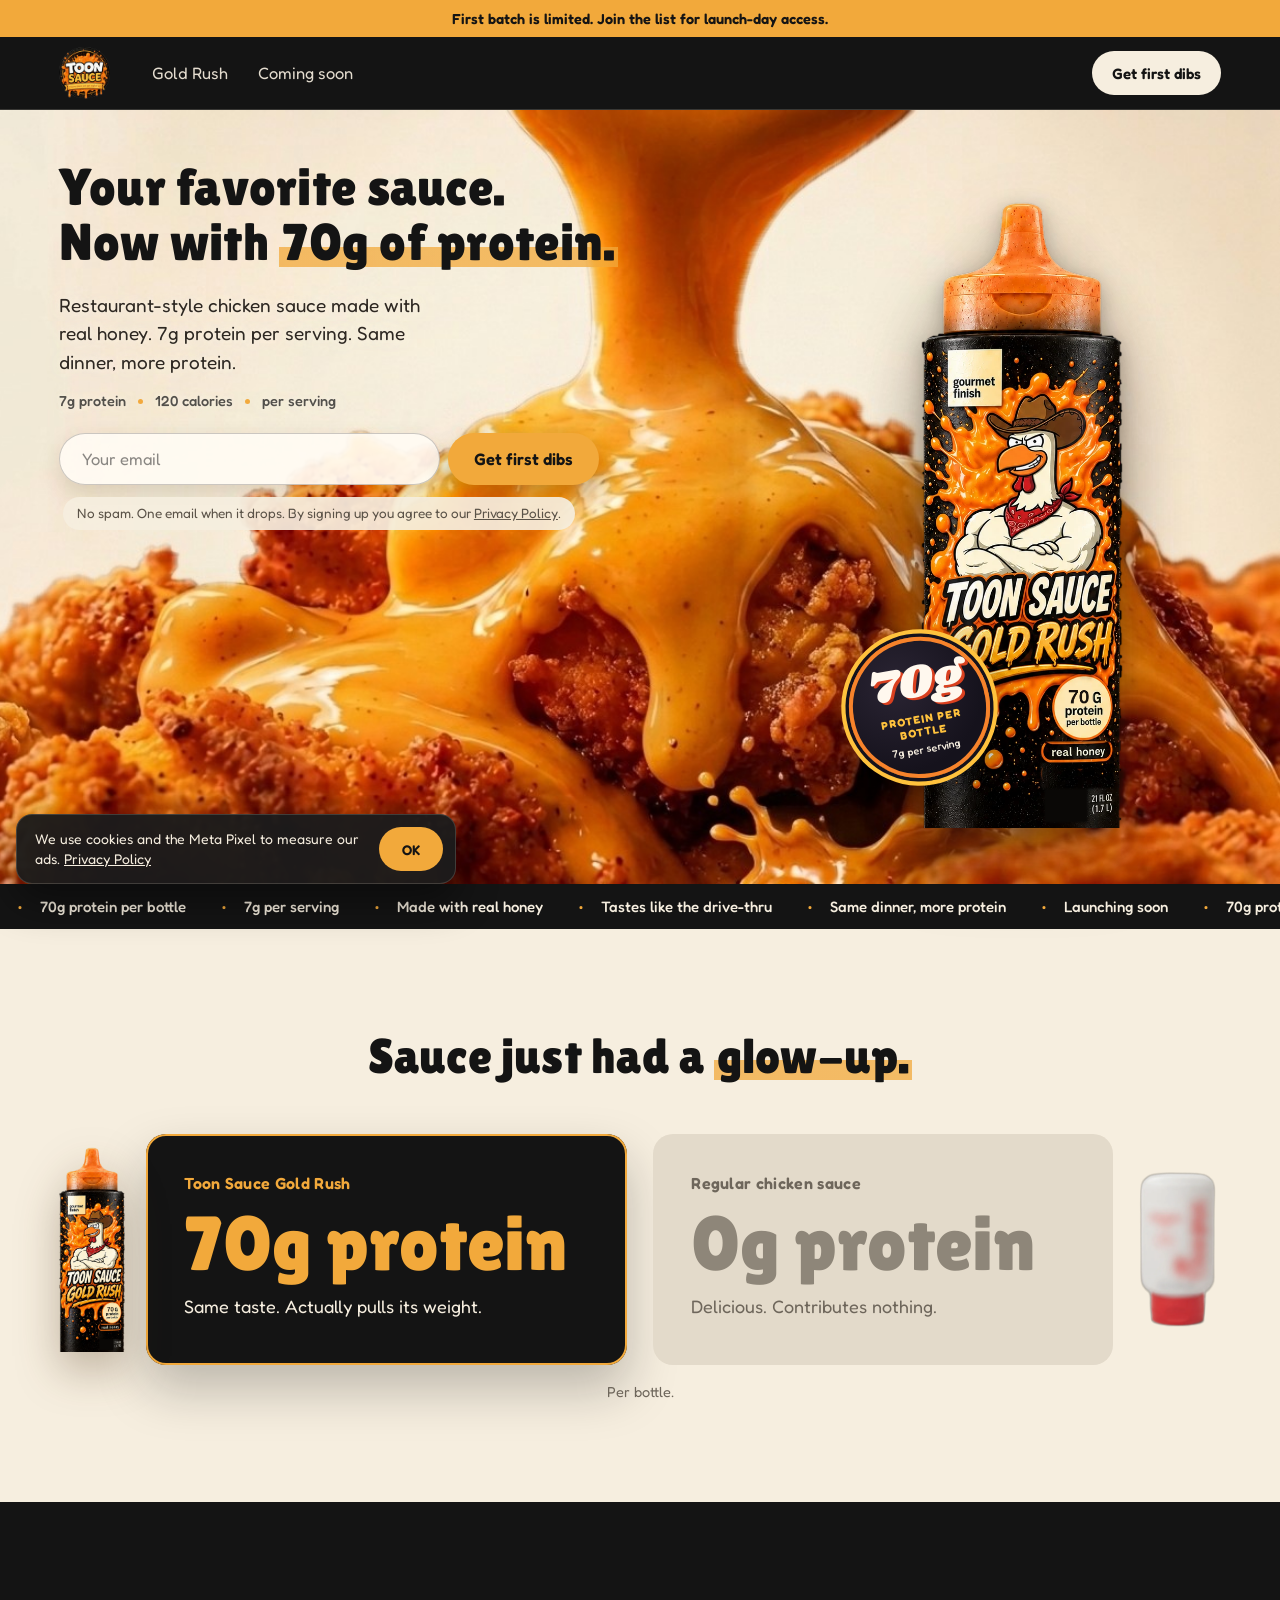
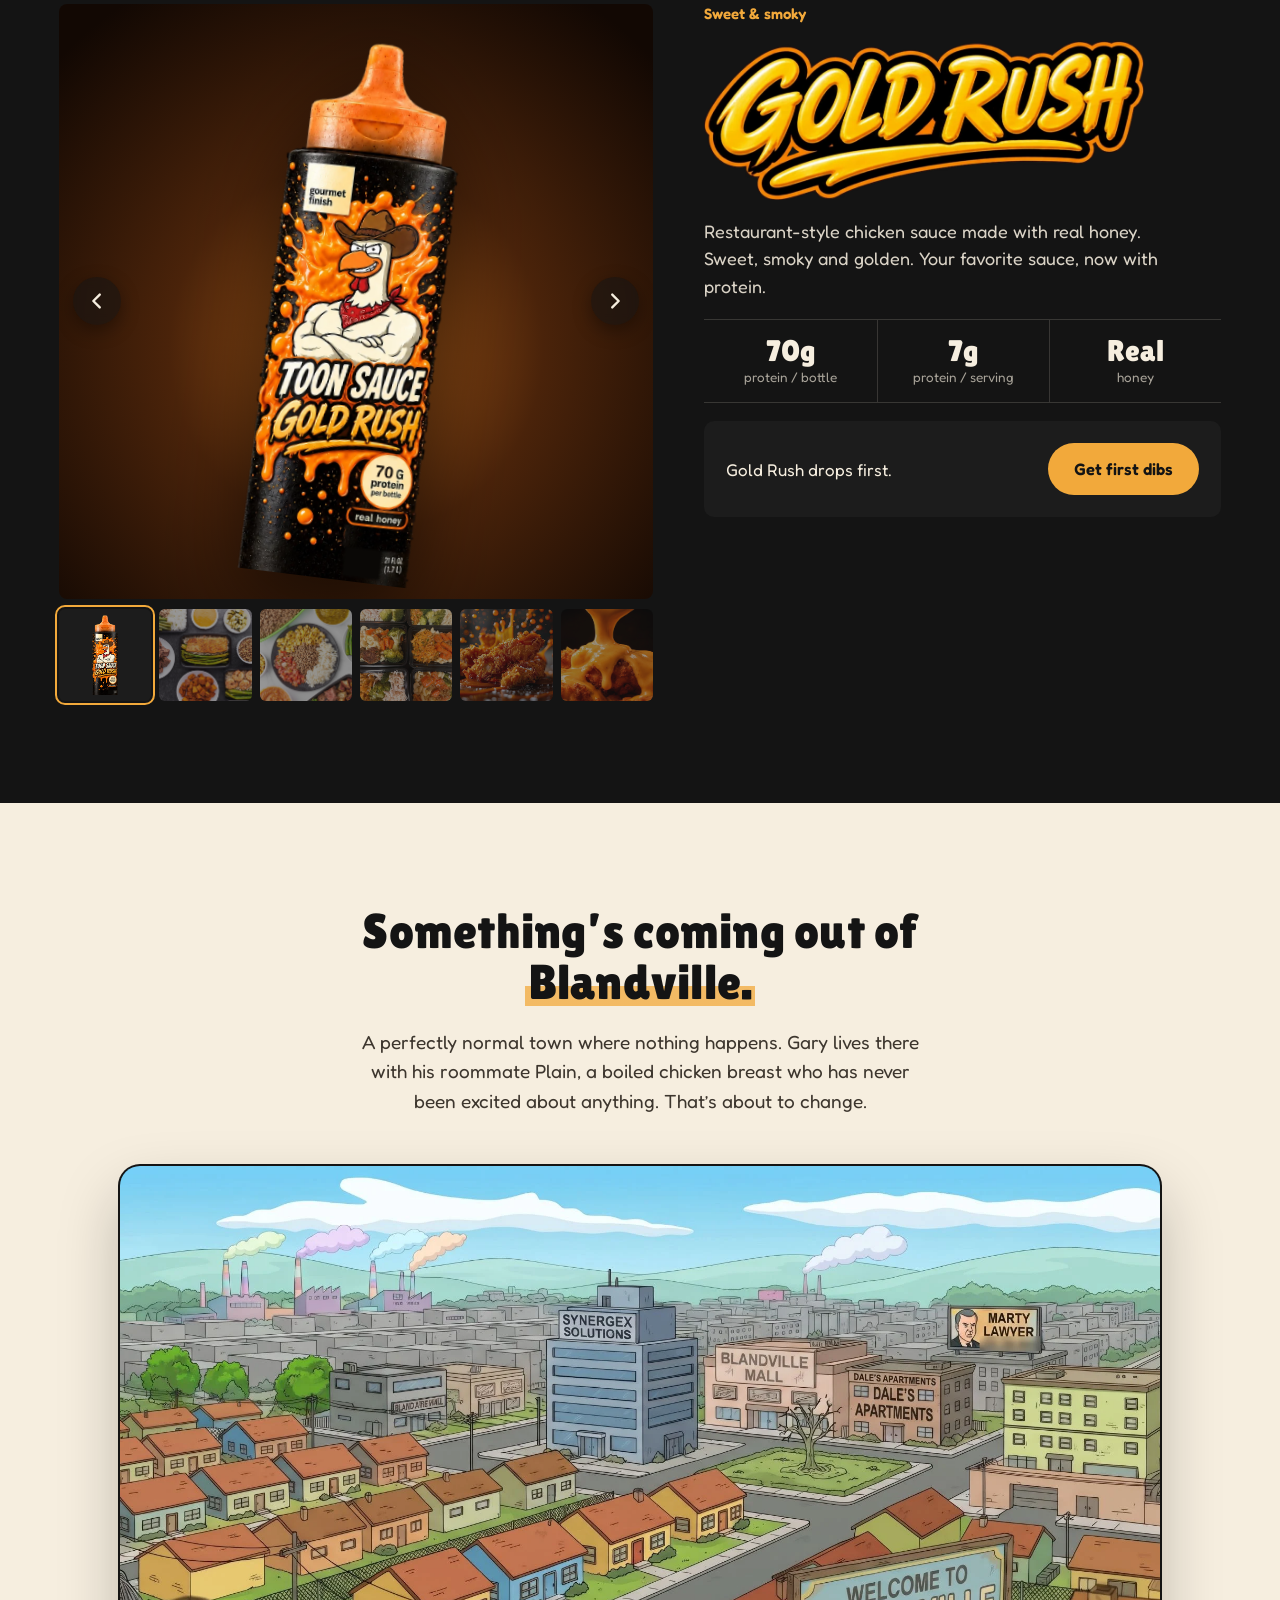
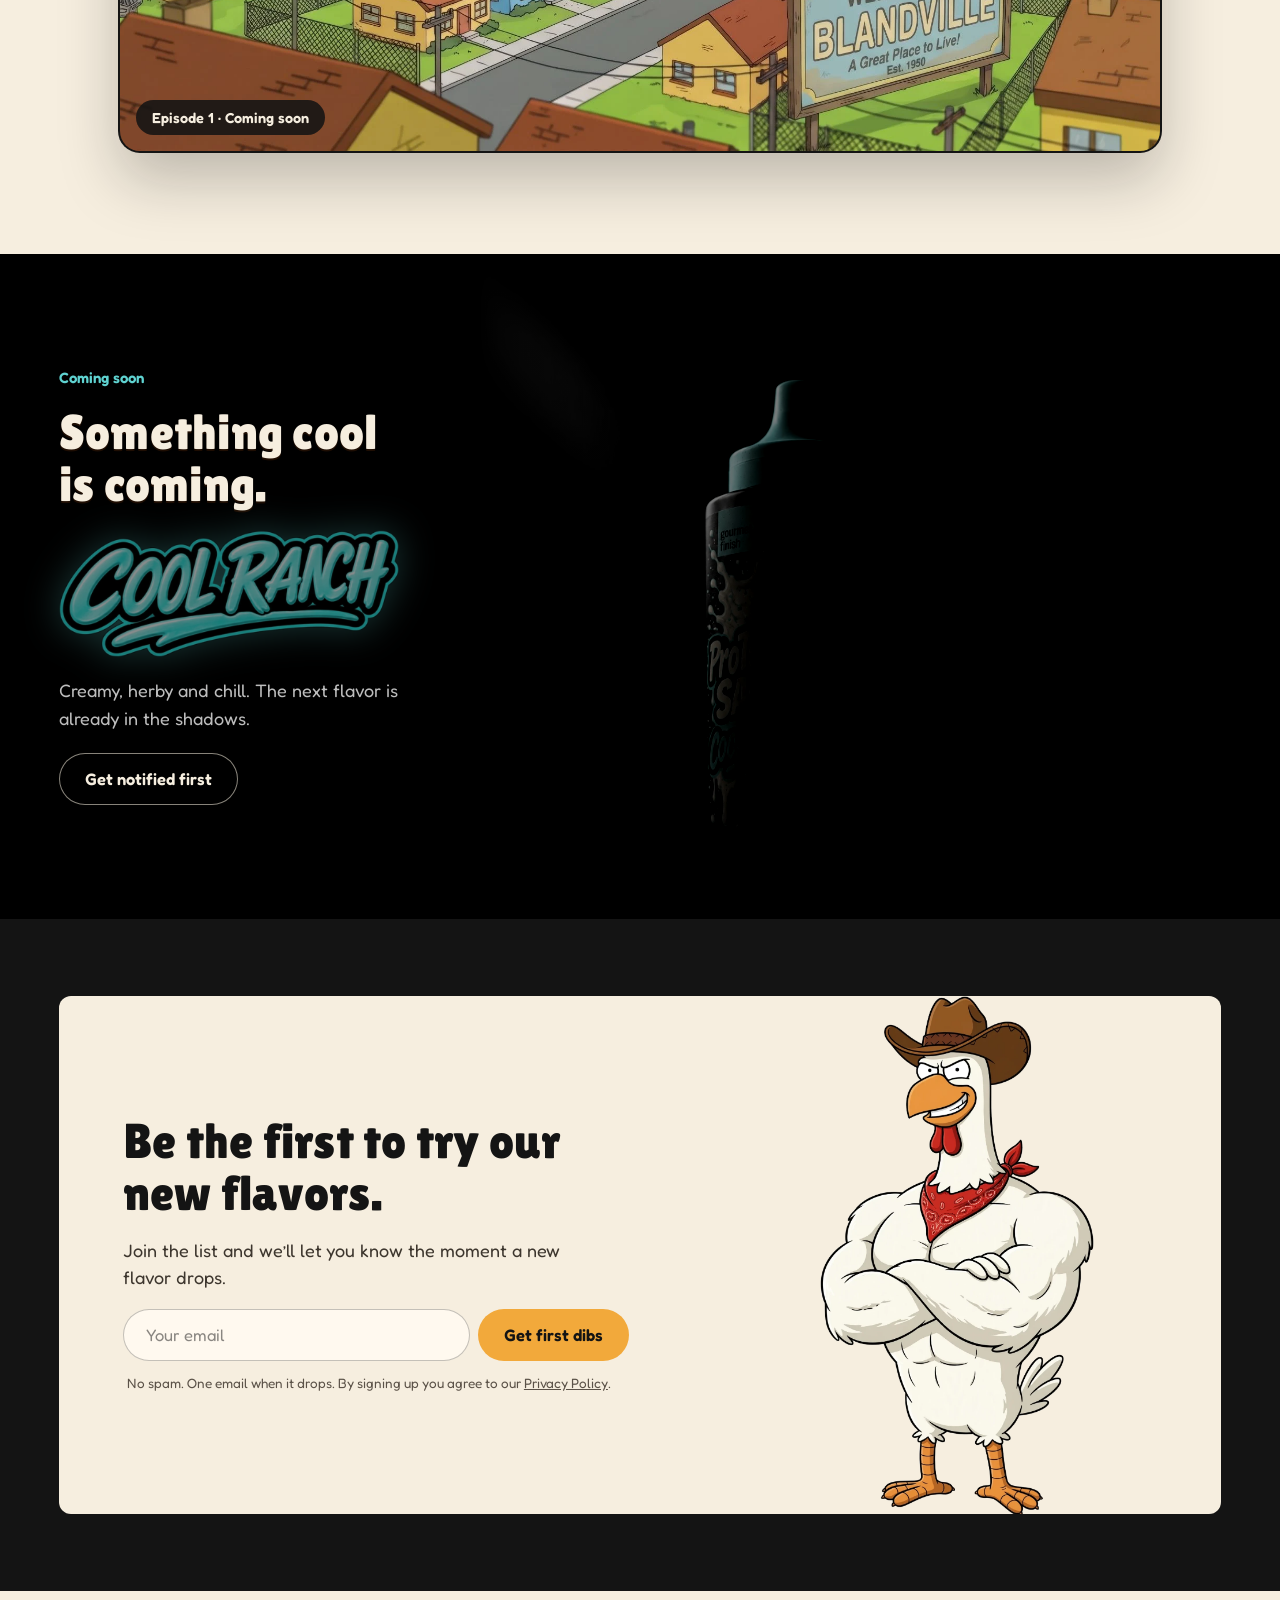
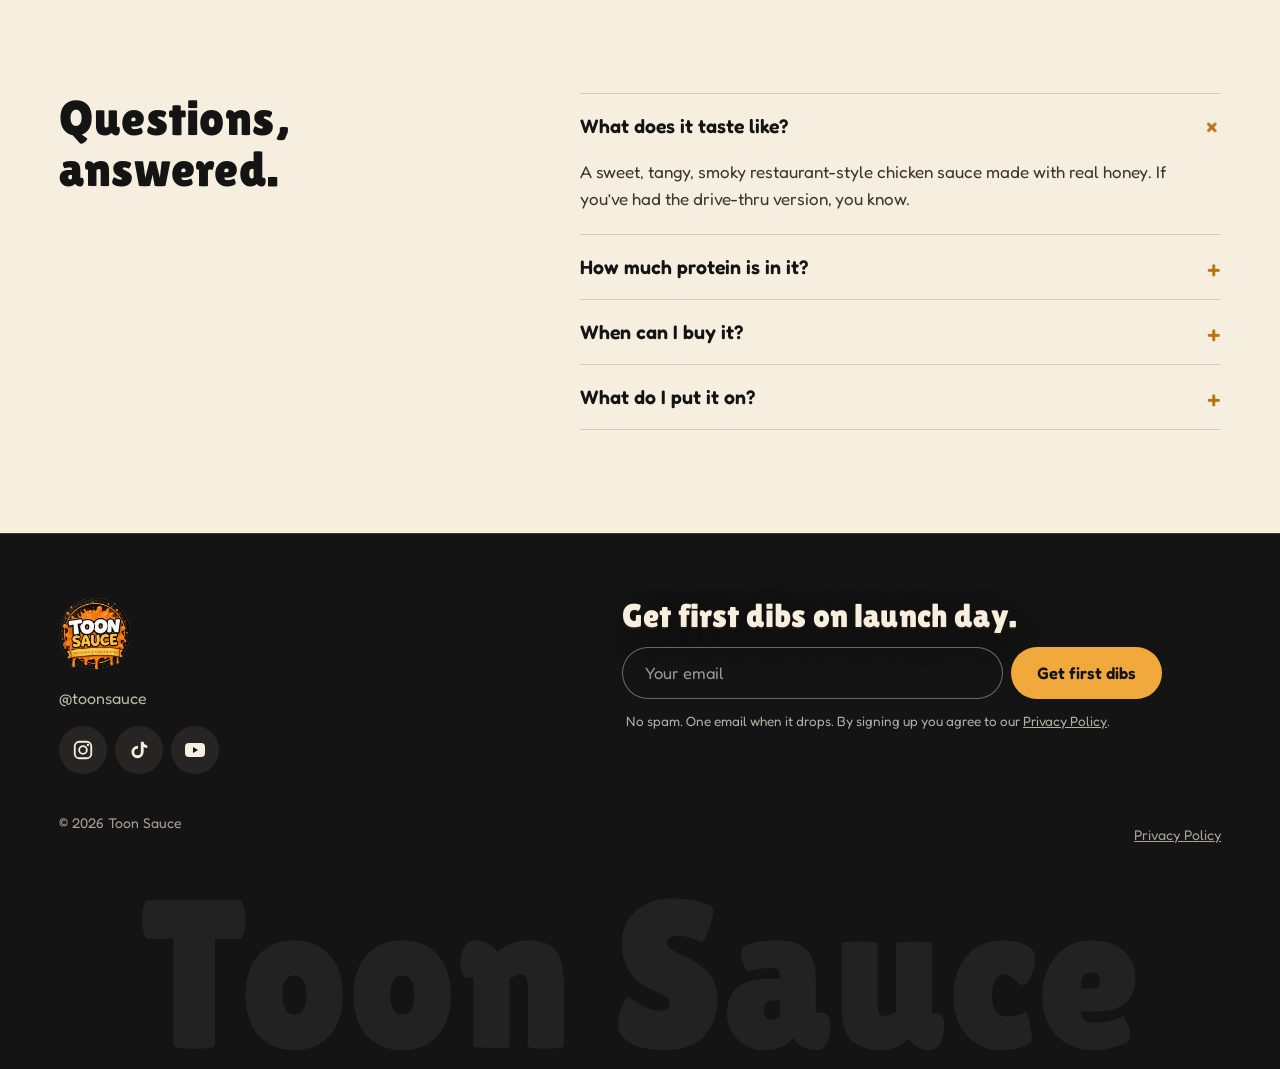
<file: index.html>
<!doctype html>
<html lang="en">
<head>
<meta charset="utf-8">
<meta name="viewport" content="width=device-width, initial-scale=1">
<meta name="facebook-domain-verification" content="r4as0ai3v45suzltbwqpyd1kb8acv7" />
<script async src="https://www.googletagmanager.com/gtag/js?id=G-BTGXZ5LCFG"></script>
<script>window.dataLayer=window.dataLayer||[];function gtag(){dataLayer.push(arguments);}gtag('js',new Date());gtag('config','G-BTGXZ5LCFG');</script>
<!-- Meta Pixel Code -->
<script>
!function(f,b,e,v,n,t,s)
{if(f.fbq)return;n=f.fbq=function(){n.callMethod?
n.callMethod.apply(n,arguments):n.queue.push(arguments)};
if(!f._fbq)f._fbq=n;n.push=n;n.loaded=!0;n.version='2.0';
n.queue=[];t=b.createElement(e);t.async=!0;
t.src=v;s=b.getElementsByTagName(e)[0];
s.parentNode.insertBefore(t,s)}(window, document,'script',
'https://connect.facebook.net/en_US/fbevents.js');
fbq('init', '1495416545782879');
fbq('track', 'PageView');
</script>
<noscript><img height="1" width="1" style="display:none"
src="https://www.facebook.com/tr?id=1495416545782879&ev=PageView&noscript=1"
/></noscript>
<!-- End Meta Pixel Code -->
<title>Toon Sauce | Your favorite sauce, now with 70g of protein</title>
<meta name="description" content="Restaurant-style chicken sauce made with real honey. 7g protein per serving, 70g per bottle. Join the list for launch-day access.">
<meta property="og:title" content="Toon Sauce | Your favorite sauce, now with 70g of protein">
<meta property="og:description" content="Restaurant-style chicken sauce made with real honey. 7g protein per serving, 70g per bottle. Join the list for launch-day access.">
<meta property="og:image" content="https://toonsauce.com/assets/hero-pour-cream-soft.jpg">
<meta name="theme-color" content="#141414">
<link rel="icon" href="/assets/favicon.png">
<link rel="preconnect" href="https://fonts.googleapis.com">
<link href="https://fonts.googleapis.com/css2?family=Lilita+One&amp;family=Fredoka:wght@400;500;600;700&amp;family=Shrikhand&amp;display=swap" rel="stylesheet">
<style>

:root{--bg:#141414;--bg2:#1c1c1c;--cream:#F6EEDF;--amber:#F2A93B;--ink:#141414;--line:rgba(246,238,223,.16)}
*{box-sizing:border-box}
body{margin:0;background:var(--bg)}
a{color:inherit}
img{max-width:100%}
.wrap{max-width:1440px;margin:0 auto;padding-left:clamp(20px,4.6vw,70px);padding-right:clamp(20px,4.6vw,70px)}
.d{font-family:'Lilita One',system-ui,sans-serif;font-weight:400;letter-spacing:.005em;line-height:1.06;margin:0}
.dk .d{color:var(--cream);text-shadow:0 2px 0 rgba(90,40,8,.35),0 10px 34px rgba(0,0,0,.45)}
.h2{font-size:clamp(34px,3.8vw,56px)}
.amb{color:var(--amber)}
.sr{position:absolute;width:1px;height:1px;overflow:hidden;clip:rect(0 0 0 0);white-space:nowrap}
:focus-visible{outline:3px solid var(--amber);outline-offset:3px}
.pill{display:inline-flex;align-items:center;justify-content:center;gap:10px;min-height:52px;padding:0 26px;border-radius:999px;background:var(--amber);color:var(--ink);text-decoration:none;font-family:'Fredoka',system-ui,sans-serif;font-weight:600;font-size:16.5px;border:0;cursor:pointer;white-space:nowrap;transition:transform .2s ease,background .2s ease}
.pill:hover{transform:translateY(-1px);background:#ffbb55}
.pill-cream{background:var(--cream)}.pill-cream:hover{background:#fff7ea}
.ann{background:var(--amber);color:var(--ink);text-align:center;padding:10px 16px;font-size:14.5px;font-weight:600}
.hdr{background:var(--bg);border-bottom:1px solid var(--line);position:sticky;top:0;z-index:20}
.hdr .in{display:flex;align-items:center;justify-content:space-between;gap:20px;height:72px}
.hdr nav{display:flex;gap:6px;font-size:16.5px}
.hdr nav a{text-decoration:none;color:var(--cream);opacity:.92;padding:12px 12px;border-radius:999px}
.hdr nav a:hover{opacity:1;background:rgba(246,238,223,.08)}
.hdr .pill{min-height:44px;padding:0 20px;font-size:15px}
@media (max-width:640px){.hdr nav{display:none}}
/* hero */
.hero{position:relative;background:var(--cream)}
.hero .bgw{position:absolute;inset:0;overflow:hidden}
.hero .bgimg{position:absolute;inset:0;width:100%;height:100%;object-fit:cover;object-position:62% 72%}
.hero .shade{position:absolute;inset:0}
@media (min-width:861px){.hero .bgimg{object-position:100% 50%}.hero .wrap.in{align-items:start;padding-top:clamp(36px,5.5vh,60px)}.hero .copy{gap:16px}.hero .stage{align-self:stretch}.hero .ef .pill{box-shadow:0 10px 24px rgba(60,32,8,.3)}.hero .ef input{box-shadow:0 10px 24px rgba(60,32,8,.14)}}
.hero .sub,.hero .spec{text-shadow:0 0 3px rgba(246,238,223,1),0 0 10px rgba(246,238,223,.95),0 0 22px rgba(246,238,223,.9)}
@media (min-width:861px){.hero .micro{display:inline-block;margin-top:12px;padding:6px 14px;border-radius:999px;background:rgba(246,238,223,.92);color:#2E2822}}
@media (max-width:860px){.hero .bgw{bottom:auto;height:440px}.hero .shade{display:none}.hero .bgimg{object-position:62% 50%}.hero .in{padding-top:20px!important;padding-bottom:48px!important;gap:28px!important}.hero .stage{order:-1;min-height:420px}}
.hero .in{position:relative;z-index:1;display:grid;grid-template-columns:minmax(0,1.3fr) minmax(0,.7fr);align-items:center;gap:24px;min-height:clamp(640px,86vh,820px);padding-top:56px;padding-bottom:56px}
.hero .copy{display:flex;flex-direction:column;align-items:flex-start;gap:20px}
.hero h1,.dk .hero h1{font-size:clamp(38px,4.1vw,64px);color:var(--ink);text-shadow:none}
.hero h1 .ln{white-space:nowrap}@media (max-width:860px){.hero h1 .ln{white-space:normal}}
.hero .sub{margin:0;font-size:19px;line-height:1.5;color:#2E2822;max-width:36ch}
.hero .spec{color:rgba(20,20,20,.72)}
.hero .ef input{background:rgba(255,251,243,.92);border-color:rgba(20,20,20,.22);color:var(--ink)}
.hero .ef input::placeholder{color:rgba(20,20,20,.5)}
.hero .err{color:#B3261E}
.hero .micro{color:#5B5348}
.hero .ok .okh,.hero .ok .q{color:var(--ink)}
.hero .qs button{background:rgba(255,251,243,.92);border-color:rgba(20,20,20,.2);color:var(--ink)}
.hero .qs button:hover{background:rgba(242,169,59,.2)}
.hero .ok .done{color:#8A5300}
.stage{position:relative;align-self:stretch;min-height:520px}
.bw{position:absolute;left:50%;bottom:0;height:min(94%,640px);transform:translateX(-50%)}
.bw .bottle{display:block;height:100%;width:auto;max-width:none;filter:drop-shadow(0 30px 36px rgba(60,32,8,.38)) drop-shadow(0 6px 10px rgba(20,20,20,.3))}
.stats{position:absolute;right:calc(100% - 70px);bottom:8%;display:flex;flex-direction:row-reverse;align-items:center;gap:10px;z-index:2}
.stk{--s:clamp(132px,11vw,160px);flex:0 0 auto;position:relative;width:var(--s);height:var(--s);border-radius:50%;background:radial-gradient(circle at 35% 30%,#2A2433 0%,#15121C 70%);border:calc(var(--s)*.035) solid #F7832B;box-shadow:0 0 0 calc(var(--s)*.025) #15121C,0 0 0 calc(var(--s)*.055) #FFC23D,0 20px 50px rgba(0,0,0,.55);display:flex;flex-direction:column;align-items:center;justify-content:center;text-align:center;line-height:1;transform:rotate(-10deg)}
.stk b{font-family:'Shrikhand',Georgia,serif;font-weight:400;font-size:calc(var(--s)*.34);color:#FFF8EE;text-shadow:calc(var(--s)*.018) calc(var(--s)*.018) 0 #D9401F}
.stk span{font-family:'Fredoka',system-ui,sans-serif;font-weight:700;font-size:calc(var(--s)*.078);letter-spacing:.1em;text-transform:uppercase;color:#FFC23D;margin-top:calc(var(--s)*.04);max-width:72%;line-height:1.15}
.stk i{font-style:normal;font-family:'Fredoka',system-ui,sans-serif;font-weight:500;font-size:calc(var(--s)*.075);color:#F6EEDF;margin-top:calc(var(--s)*.04)}
.spec{margin:-4px 0 4px;display:flex;flex-wrap:wrap;align-items:center;gap:6px 0;font-size:14.5px;font-weight:500;color:rgba(246,238,223,.82)}
.spec span+span:before{content:"";display:inline-block;width:5px;height:5px;border-radius:50%;background:var(--amber);margin:0 12px 2px;vertical-align:middle}
.cal{display:inline-flex;align-items:center;min-height:40px;padding:8px 16px;border-radius:999px;background:rgba(20,20,20,.88);border:1px solid rgba(242,169,59,.7);color:var(--cream);font-size:14.5px;font-weight:500;white-space:nowrap;box-shadow:0 10px 24px rgba(0,0,0,.4)}
/* form */
.signup{width:100%;max-width:540px}
.ef{display:flex;gap:8px;width:100%}
.ef input{flex:1;min-width:0;height:52px;border-radius:999px;border:1px solid rgba(246,238,223,.4);background:rgba(20,20,20,.6);color:var(--cream);padding:0 22px;font:inherit;font-size:16.5px;outline:none;transition:border-color .2s ease}
.ef input::placeholder{color:rgba(246,238,223,.6)}
.ef input:focus{border-color:var(--amber);box-shadow:0 0 0 3px rgba(242,169,59,.25)}
.ef input[aria-invalid=true]{border-color:#FF8A65}
.ef .pill{min-height:52px}
.ef button[disabled]{opacity:.7;cursor:progress}
.err{margin:10px 4px 0;color:#FFB08F;font-size:14.5px}
.micro{margin:12px 4px 0;font-size:13.5px;line-height:1.5;color:rgba(246,238,223,.7)}
.micro a{color:inherit}
.ok{display:flex;flex-direction:column;gap:14px}
.ok .okh{margin:0;font-family:'Lilita One',system-ui,sans-serif;font-size:clamp(22px,2vw,28px);line-height:1.2;color:var(--cream)}
.ok .q{margin:4px 0 0;font-size:17px;color:var(--cream)}
.qs{display:grid;grid-template-columns:1fr 1fr;gap:8px}
.qs button{min-height:48px;padding:10px 14px;border-radius:14px;border:1px solid rgba(246,238,223,.35);background:rgba(20,20,20,.6);color:var(--cream);font:inherit;font-size:15.5px;cursor:pointer;text-align:left;transition:background .15s ease,border-color .15s ease}
.qs button:hover{border-color:var(--amber);background:rgba(242,169,59,.12)}
.ok .done{margin:0;font-size:17px;color:var(--amber);font-weight:600}
@media (max-width:560px){.ef{flex-direction:column}.ef input{flex:0 0 auto;width:100%}.ef .pill{width:100%}.qs{grid-template-columns:1fr}}
/* strip */
.mq{overflow:hidden;background:var(--ink);color:var(--cream);white-space:nowrap;position:relative;z-index:2}
.mq .t{display:inline-flex;padding:13px 0;animation:mq 46s linear infinite;font-size:15px;font-weight:500}
.mq .t span{padding:0 18px}.mq .t span:before{content:"\2022";margin-right:18px;color:var(--amber)}
@keyframes mq{from{transform:translateX(0)}to{transform:translateX(-50%)}}
@media (prefers-reduced-motion:reduce){.mq .t{animation:none}}
/* sections */
.sec{padding-top:clamp(72px,8vw,120px);padding-bottom:clamp(72px,8vw,120px)}
.cr{background:var(--cream);color:var(--ink)}
.cr .d,.dk .cr .d{color:var(--ink);text-shadow:none}
.mark{white-space:nowrap;background:linear-gradient(180deg,transparent 58%,rgba(242,169,59,.75) 58%,rgba(242,169,59,.75) 92%,transparent 92%);padding:0 .06em}
.cmp{display:grid;grid-template-columns:1fr 1fr;gap:clamp(14px,2vw,28px);max-width:1240px;margin:clamp(32px,4vw,52px) auto 0}
.cg{display:flex;align-items:center;gap:clamp(12px,1.6vw,22px)}
.cg .cc{flex:1;min-width:0}
.cb{flex:0 0 auto;height:clamp(170px,16vw,240px);width:auto;max-width:none}
.cb.ours{filter:drop-shadow(0 18px 22px rgba(60,32,8,.3))}
.cb.theirs{height:clamp(140px,13vw,196px);opacity:.9}
@media (max-width:760px){.cmp{grid-template-columns:1fr}.cb{height:130px}.cb.theirs{height:100px}.cmp .cc .big{font-size:38px;white-space:nowrap}}
.cc{border-radius:20px;padding:clamp(26px,3vw,40px);display:flex;flex-direction:column;gap:12px;min-height:clamp(0px,18vw,250px)}
.cc .lb{font-size:16px;font-weight:600;letter-spacing:.02em}
.cc .big{font-family:'Lilita One',system-ui,sans-serif;font-size:clamp(52px,6vw,84px);line-height:1}
.cc p{margin:0;font-size:18px;line-height:1.45}
.cc.muted{background:#E3DACA;color:#6E665B}
.cc.muted .big{color:#8E8679}
.cc.hero2{background:var(--ink);color:var(--cream);box-shadow:inset 0 0 0 2px var(--amber),0 24px 50px rgba(20,20,20,.25)}
.cc.hero2 .lb{color:var(--amber)}
.cc.hero2 .big{color:var(--amber)}
.note{text-align:center;margin:18px 0 0;font-size:14.5px;color:#6E665B}
/* blandville */
.bvh{max-width:760px;margin:0 auto;text-align:center;display:flex;flex-direction:column;align-items:center;gap:18px}
.bvh p{margin:0;font-size:19px;line-height:1.55;color:#3D362E;max-width:52ch}
.vid{position:relative;max-width:1040px;margin:clamp(32px,4vw,52px) auto 0;aspect-ratio:16/9;border-radius:20px;overflow:hidden;background:var(--ink);box-shadow:0 0 0 2px var(--ink),0 28px 60px rgba(20,20,20,.25)}
.vid img{display:block;width:100%;height:100%;object-fit:cover}
.vtag{position:absolute;left:16px;bottom:16px;padding:9px 16px;border-radius:999px;background:rgba(20,20,20,.88);color:var(--cream);font-size:14.5px;font-weight:600}
.gary{position:relative;overflow:hidden;background:var(--bg)}
.gary .in{display:grid;grid-template-columns:minmax(0,1fr) minmax(0,1fr);align-items:center;gap:24px;min-height:clamp(320px,30vw,420px)}
.gary .tx{display:flex;flex-direction:column;align-items:flex-start;gap:20px;position:relative;z-index:1}
.gary .tx p{margin:0;font-size:19px;line-height:1.55;color:var(--cream);max-width:36ch}
.gary .wing{position:absolute;right:-2%;top:50%;transform:translateY(-50%) rotate(-6deg);width:min(58vw,820px);filter:drop-shadow(0 0 1.5px rgba(242,169,59,.7)) drop-shadow(0 24px 40px rgba(0,0,0,.6))}
@media (max-width:860px){.gary .in{grid-template-columns:1fr;padding-bottom:260px}.gary .wing{top:auto;bottom:24px;transform:rotate(-6deg);width:118vw;right:-30vw}}
.faqg{display:grid;grid-template-columns:1fr 1.4fr;gap:clamp(28px,5vw,80px);align-items:start}
@media (max-width:860px){.faqg{grid-template-columns:1fr}}
.faq details{border-bottom:1px solid rgba(20,20,20,.16)}
.faq details:first-child{border-top:1px solid rgba(20,20,20,.16)}
.faq summary{list-style:none;cursor:pointer;display:flex;justify-content:space-between;align-items:center;gap:20px;min-height:64px;padding:16px 0;font-size:19.5px;font-weight:600;color:var(--ink)}
.faq summary::-webkit-details-marker{display:none}
.faq summary:after{content:"+";font-size:26px;font-weight:500;color:#b8740f;transition:transform .2s ease}
.faq details[open] summary:after{transform:rotate(45deg)}
.faq p{margin:0 0 22px;font-size:17px;line-height:1.6;color:#3D362E;max-width:60ch}
/* gold rush product */
.prod{background:var(--bg)}
.pdp{display:grid;grid-template-columns:minmax(0,1.15fr) minmax(0,1fr);gap:clamp(28px,4vw,64px);align-items:start}
@media (max-width:900px){.pdp{grid-template-columns:1fr}}
.gal{display:flex;flex-direction:column;gap:10px}
.gal .main{position:relative;border-radius:8px;overflow:hidden;aspect-ratio:1/1;background:radial-gradient(70% 70% at 50% 58%,#a85a17 0%,#4a230a 45%,#120803 100%)}
.gal .sl{position:absolute;inset:0;opacity:0;visibility:hidden;transition:opacity .55s ease,visibility 0s linear .55s}
.gal .sl>img{display:block;width:100%;height:100%;object-fit:cover;transform:scale(1.045);transition:transform 1.1s cubic-bezier(.2,.7,.2,1)}
.gal .sl.s0>img{object-fit:contain;padding:6% 0 3%;transform:rotate(7deg) scale(1.045);filter:drop-shadow(0 30px 40px rgba(0,0,0,.6))}
.arw{position:absolute;top:50%;z-index:3;width:48px;height:48px;margin-top:-24px;border-radius:50%;display:grid;place-items:center;cursor:pointer;color:var(--cream);background:rgba(20,20,20,.55);-webkit-backdrop-filter:blur(6px);backdrop-filter:blur(6px);box-shadow:0 6px 18px rgba(0,0,0,.35);transition:background .2s ease,color .2s ease,transform .2s ease}
.arw:hover{background:var(--amber);color:var(--ink);transform:scale(1.06)}
.arw.prev{left:14px}.arw.next{right:14px}
@media (prefers-reduced-motion:reduce){.gal .sl,.gal .sl>img{transition:none}}
.gal .cap{position:absolute;left:0;right:0;bottom:0;padding:70px 26px 22px;background:linear-gradient(180deg,rgba(0,0,0,0) 0%,rgba(0,0,0,.72) 100%);font-family:'Lilita One',system-ui,sans-serif;font-size:clamp(28px,3vw,42px);color:var(--cream);text-shadow:0 2px 0 rgba(90,40,8,.5)}
.thumbs{display:grid;grid-template-columns:repeat(6,minmax(0,1fr));gap:8px}
.thumbs label{cursor:pointer;aspect-ratio:1;border-radius:6px;overflow:hidden;background:#1c1c1c;display:block;line-height:0;min-height:44px}
.thumbs label{transition:outline-color .25s ease}
.thumbs label img{width:100%;height:100%;object-fit:cover;opacity:.55;transition:opacity .3s ease}
.thumbs label:hover img{opacity:1}
@media (max-width:560px){.thumbs{grid-template-columns:repeat(3,minmax(0,1fr))}}
#g0:checked~.main .s0{opacity:1;visibility:visible;transition-delay:0s}#g0:checked~.main .s0>img{transform:rotate(7deg) scale(1)}#g0:checked~.thumbs label[for=g0]{outline:2px solid var(--amber);outline-offset:2px}#g0:checked~.thumbs label[for=g0] img{opacity:1}#g0:focus-visible~.thumbs label[for=g0]{outline:3px solid var(--amber);outline-offset:3px}#g1:checked~.main .s1{opacity:1;visibility:visible;transition-delay:0s}#g1:checked~.main .s1>img{transform:scale(1)}#g1:checked~.thumbs label[for=g1]{outline:2px solid var(--amber);outline-offset:2px}#g1:checked~.thumbs label[for=g1] img{opacity:1}#g1:focus-visible~.thumbs label[for=g1]{outline:3px solid var(--amber);outline-offset:3px}#g2:checked~.main .s2{opacity:1;visibility:visible;transition-delay:0s}#g2:checked~.main .s2>img{transform:scale(1)}#g2:checked~.thumbs label[for=g2]{outline:2px solid var(--amber);outline-offset:2px}#g2:checked~.thumbs label[for=g2] img{opacity:1}#g2:focus-visible~.thumbs label[for=g2]{outline:3px solid var(--amber);outline-offset:3px}#g3:checked~.main .s3{opacity:1;visibility:visible;transition-delay:0s}#g3:checked~.main .s3>img{transform:scale(1)}#g3:checked~.thumbs label[for=g3]{outline:2px solid var(--amber);outline-offset:2px}#g3:checked~.thumbs label[for=g3] img{opacity:1}#g3:focus-visible~.thumbs label[for=g3]{outline:3px solid var(--amber);outline-offset:3px}#g4:checked~.main .s4{opacity:1;visibility:visible;transition-delay:0s}#g4:checked~.main .s4>img{transform:scale(1)}#g4:checked~.thumbs label[for=g4]{outline:2px solid var(--amber);outline-offset:2px}#g4:checked~.thumbs label[for=g4] img{opacity:1}#g4:focus-visible~.thumbs label[for=g4]{outline:3px solid var(--amber);outline-offset:3px}#g5:checked~.main .s5{opacity:1;visibility:visible;transition-delay:0s}#g5:checked~.main .s5>img{transform:scale(1)}#g5:checked~.thumbs label[for=g5]{outline:2px solid var(--amber);outline-offset:2px}#g5:checked~.thumbs label[for=g5] img{opacity:1}#g5:focus-visible~.thumbs label[for=g5]{outline:3px solid var(--amber);outline-offset:3px}
.info{display:flex;flex-direction:column;gap:18px;align-items:flex-start;position:sticky;top:96px}
@media (max-width:900px){.info{position:static}}
.info .eb{font-size:15px;font-weight:600;color:var(--amber)}
.info p.ds{margin:0;font-size:18px;line-height:1.55;color:rgba(246,238,223,.88);max-width:44ch}
.specs{width:100%;display:grid;grid-template-columns:repeat(3,1fr);border-top:1px solid var(--line);border-bottom:1px solid var(--line)}
.specs div{padding:16px 6px;text-align:center;border-left:1px solid var(--line)}.specs div:first-child{border-left:0}
.specs b{display:block;font-family:'Lilita One',system-ui,sans-serif;font-weight:400;font-size:30px;line-height:1;color:var(--cream)}
.specs span{font-size:13.5px;color:rgba(246,238,223,.65)}
.drop{width:100%;background:#1c1c1c;border-radius:10px;padding:22px;display:flex;flex-wrap:wrap;align-items:center;justify-content:space-between;gap:14px}
.drop p{margin:0;font-size:17px;color:var(--cream)}
/* cool ranch teaser */
.cs{position:relative;overflow:hidden;min-height:clamp(560px,52vw,720px);background:#000}
.cs .shot{position:absolute;left:calc(50% - 160px);top:0;height:100%;width:auto;max-width:none;filter:brightness(.5) contrast(1.15);-webkit-mask-image:linear-gradient(90deg,transparent 0%,#000 55%),linear-gradient(0deg,transparent 0%,#000 18%);-webkit-mask-composite:source-in;mask-image:linear-gradient(90deg,transparent 0%,#000 55%),linear-gradient(0deg,transparent 0%,#000 18%);mask-composite:intersect}
.cs:after{content:"";position:absolute;inset:0;background:linear-gradient(90deg,#000 0%,rgba(0,0,0,.4) 40%,rgba(0,0,0,0) 60%);pointer-events:none}
.cs .tx{position:relative;z-index:2;min-height:inherit;display:flex;flex-direction:column;justify-content:center;align-items:flex-start;gap:20px}
.cs .tx .k{font-size:15px;font-weight:600;color:#5FD3D1}
.cs .tx p{margin:0;font-size:18px;line-height:1.55;color:#bdbdbd;max-width:36ch}
.cs .flg{width:min(80%,340px);filter:brightness(.55) saturate(.8) drop-shadow(0 0 18px rgba(95,211,209,.25))}
.pill-ghost{background:transparent;color:var(--cream);box-shadow:inset 0 0 0 1px rgba(246,238,223,.55)}.pill-ghost:hover{background:rgba(246,238,223,.08)}
@media (max-width:860px){.cs{min-height:900px}.cs .tx{justify-content:flex-start;padding-top:56px;min-height:0}.cs .shot{left:auto;top:auto;bottom:0;height:62%;right:-8%;-webkit-mask-image:linear-gradient(180deg,transparent 0%,#000 30%);mask-image:linear-gradient(180deg,transparent 0%,#000 30%)}.cs:after{background:linear-gradient(180deg,#000 0%,#000 42%,rgba(0,0,0,0) 62%)}}
/* new flavors signup */
.nf{padding-top:clamp(56px,6vw,96px);padding-bottom:clamp(56px,6vw,96px);background:var(--bg)}
.join{border-radius:12px;background:var(--cream);color:var(--ink);display:grid;grid-template-columns:1.2fr 1fr;align-items:center;overflow:hidden}
@media (max-width:860px){.join{grid-template-columns:1fr}}
.join .tx{padding:clamp(32px,5vw,72px);display:flex;flex-direction:column;gap:18px;align-items:flex-start}
.join .d{color:var(--ink);text-shadow:none}
.join .tx>p{margin:0;font-size:18px;line-height:1.5;color:#3D362E;max-width:40ch}
.join .vs{align-self:stretch;display:flex;align-items:flex-end;justify-content:center;min-height:300px}
.join .vs img{width:min(52%,280px);margin-bottom:-2px}
@media (max-width:860px){.join .vs{min-height:0;height:280px;overflow:hidden}.join .vs img{width:150px}}
.join .ef input{background:#fff9ef;color:var(--ink);border-color:rgba(20,20,20,.25)}
.join .ef input::placeholder{color:rgba(20,20,20,.5)}
.join .micro,.join .err{color:#5b5248}
.join .ok .okh,.join .ok .q{color:var(--ink)}
.join .qs button{background:#fff9ef;color:var(--ink);border-color:rgba(20,20,20,.2)}
.join .ok .done{color:#a8650c}
/* footer */
.ft{background:var(--bg);border-top:1px solid var(--line);color:var(--cream)}
.ft .cols{display:grid;grid-template-columns:1fr 1.2fr;gap:clamp(32px,5vw,80px);align-items:start;padding-top:64px;padding-bottom:40px}
@media (max-width:860px){.ft .cols{grid-template-columns:1fr}}
.soc{display:flex;gap:8px}
.soc a{width:48px;height:48px;border-radius:50%;display:grid;place-items:center;background:rgba(246,238,223,.08);color:var(--cream);transition:background .2s ease}
.soc a:hover{background:rgba(242,169,59,.25)}
.ft .legal{display:flex;flex-wrap:wrap;justify-content:space-between;gap:12px;font-size:14px;color:rgba(246,238,223,.65);padding-bottom:24px}
.ft .legal a{color:inherit;display:inline-block;padding:12px 0}
.wm{font-family:'Lilita One',system-ui,sans-serif;color:#222;font-size:clamp(64px,16.5vw,260px);line-height:.9;white-space:nowrap;text-align:center;overflow:hidden}
/* privacy */
.legaldoc{max-width:760px}
.legaldoc h2{font-family:'Lilita One',system-ui,sans-serif;font-weight:400;font-size:26px;margin:40px 0 10px;color:var(--cream)}
.legaldoc p,.legaldoc li{font-size:17px;line-height:1.65;color:rgba(246,238,223,.88)}
.legaldoc ul{padding-left:22px}
@media (max-width:860px){
 .hero .in{grid-template-columns:1fr;align-items:start;min-height:0;padding-top:32px;padding-bottom:0;gap:8px}
 .hero .shade{background:linear-gradient(180deg,rgba(246,238,223,.96) 0%,rgba(246,238,223,.9) 52%,rgba(246,238,223,.3) 78%,rgba(246,238,223,0) 100%)}
 .stage{min-height:420px}
 .bw{left:60%;height:400px}
 .stats{right:calc(100% - 56px);bottom:6%;flex-direction:column;align-items:flex-end}
 .stk{--s:124px}
}
@media (max-width:560px){.hero h1{font-size:38px}.hero .sub{font-size:17.5px}.hero .copy{gap:16px}}
</style>
</head>
<body>
<div class="dk" style="font-family: 'Fredoka', system-ui, sans-serif; color: #F6EEDF; background: #141414; overflow-x: clip">

  <div class="ann">First batch is limited. Join the list for launch-day access.</div>
  <header class="hdr"><div class="wrap in">
    <div style="display: flex; align-items: center; gap: clamp(14px, 3vw, 30px)">
      <a href="#top" aria-label="Toon Sauce home" style="display: block; line-height: 0"><img src="/assets/logo.webp" alt="Toon Sauce" style="height: 52px; width: auto"></a>
      <nav aria-label="Main"><a href="#gold-rush">Gold Rush</a><a href="#coming-soon">Coming soon</a></nav>
    </div>
    <a href="#signup" class="pill pill-cream js-dibs">Get first dibs</a>
  </div></header>

  <!-- HERO -->
  <section id="top" class="hero" aria-labelledby="h1">
    <div class="bgw" aria-hidden="true"><img class="bgimg" src="/assets/hero-pour-cream-soft.jpg" alt="" data-slot="hero-pour-cream-soft.jpg"><div class="shade"></div></div>
    <div class="wrap in">
      <div class="copy">
        <h1 id="h1" class="d"><span class="ln">Your favorite sauce.</span><br><span class="ln">Now with <span class="mark">70g of protein.</span></span></h1>
        <p class="sub">Restaurant-style chicken sauce made with real honey. 7g protein per serving. Same dinner, more protein.</p>
        <p class="spec"><span>7g protein</span><span>120 calories</span><span>per serving</span></p>
        <div class="signup" data-source="hero" id="signup">
          <form class="ef" novalidate><label class="sr" for="em-hero">Email address</label><input id="em-hero" type="email" name="email" required placeholder="Your email" autocomplete="email" inputmode="email" aria-describedby="em-hero-err"><button type="submit" class="pill">Get first dibs</button></form>
          <p class="err" id="em-hero-err" role="alert" hidden></p>
          <p class="micro">No spam. One email when it drops. By signing up you agree to our <a href="/privacy">Privacy Policy</a>.</p>
        </div>
      </div>
      <div class="stage">
        <div class="bw">
          <img class="bottle" src="/assets/bottle-v3.png" alt="Toon Sauce Gold Rush bottle, matte black with a golden amber cap" data-slot="bottle-v3.png">
          <div class="stats">
            <div class="stk" role="img" aria-label="70 grams of protein per bottle, 7 grams per serving"><b>70g</b><span>Protein per bottle</span><i>7g per serving</i></div>
          </div>
        </div>
      </div>
    </div>
  </section>
  <div class="mq" aria-label="Highlights"><div class="t"><span>70g protein per bottle</span><span>7g per serving</span><span>Made with real honey</span><span>Tastes like the drive-thru</span><span>Same dinner, more protein</span><span>Launching soon</span><span>70g protein per bottle</span><span>7g per serving</span><span>Made with real honey</span><span>Tastes like the drive-thru</span><span>Same dinner, more protein</span><span>Launching soon</span><span>70g protein per bottle</span><span>7g per serving</span><span>Made with real honey</span><span>Tastes like the drive-thru</span><span>Same dinner, more protein</span><span>Launching soon</span><span>70g protein per bottle</span><span>7g per serving</span><span>Made with real honey</span><span>Tastes like the drive-thru</span><span>Same dinner, more protein</span><span>Launching soon</span><span>70g protein per bottle</span><span>7g per serving</span><span>Made with real honey</span><span>Tastes like the drive-thru</span><span>Same dinner, more protein</span><span>Launching soon</span><span>70g protein per bottle</span><span>7g per serving</span><span>Made with real honey</span><span>Tastes like the drive-thru</span><span>Same dinner, more protein</span><span>Launching soon</span></div></div>

  <!-- SECTION 2: COMPARISON -->
  <section id="compare" class="cr sec" aria-labelledby="cmp-h">
    <div class="wrap">
      <h2 id="cmp-h" class="d h2" style="text-align: center">Sauce just had a <span class="mark">glow-up.</span></h2>
      <div class="cmp">
        <div class="cg"><img class="cb ours" src="/assets/bottle-v3.png" alt="Toon Sauce Gold Rush bottle" loading="lazy"><div class="cc hero2"><span class="lb">Toon Sauce Gold Rush</span><span class="big">70g protein</span><p>Same taste. Actually pulls its weight.</p></div></div>
        <div class="cg"><div class="cc muted"><span class="lb">Regular chicken sauce</span><span class="big">0g protein</span><p>Delicious. Contributes nothing.</p></div><img class="cb theirs" src="/assets/other-sauce.png" alt="A plain bottle of regular chicken sauce" loading="lazy"></div>
      </div>
      <p class="note">Per bottle.</p>
    </div>
  </section>

  <!-- GOLD RUSH PRODUCT -->
  <section id="gold-rush" class="prod sec" aria-labelledby="gr-h">
    <div class="wrap pdp">
      <div class="gal"><input type="radio" name="gal" id="g0" class="sr" checked aria-label="Show image 1: Toon Sauce Gold Rush bottle"><input type="radio" name="gal" id="g1" class="sr" aria-label="Show image 2: Meal prep containers of salmon, shrimp and rice with a bowl of golden sauce"><input type="radio" name="gal" id="g2" class="sr" aria-label="Show image 3: Rice bowl with seasoned ground beef, charred corn and pico de gallo"><input type="radio" name="gal" id="g3" class="sr" aria-label="Show image 4: Homemade meal prep containers with chicken, pasta, broccoli and carrots"><input type="radio" name="gal" id="g4" class="sr" aria-label="Show image 5: Crispy chicken tenders splashed with golden sauce"><input type="radio" name="gal" id="g5" class="sr" aria-label="Show image 6: Golden sauce pouring over fried chicken"><div class="main"><div class="sl s0"><label for="g5" class="arw prev" aria-label="Previous image"><svg width="22" height="22" viewBox="0 0 24 24" aria-hidden="true"><path d="M15 5l-7 7 7 7" fill="none" stroke="currentColor" stroke-width="2.6" stroke-linecap="round" stroke-linejoin="round"/></svg></label><label for="g1" class="arw next" aria-label="Next image"><svg width="22" height="22" viewBox="0 0 24 24" aria-hidden="true"><path d="M9 5l7 7-7 7" fill="none" stroke="currentColor" stroke-width="2.6" stroke-linecap="round" stroke-linejoin="round"/></svg></label><img src="/assets/bottle-v3.png" alt="Toon Sauce Gold Rush bottle"></div><div class="sl s1"><label for="g0" class="arw prev" aria-label="Previous image"><svg width="22" height="22" viewBox="0 0 24 24" aria-hidden="true"><path d="M15 5l-7 7 7 7" fill="none" stroke="currentColor" stroke-width="2.6" stroke-linecap="round" stroke-linejoin="round"/></svg></label><label for="g2" class="arw next" aria-label="Next image"><svg width="22" height="22" viewBox="0 0 24 24" aria-hidden="true"><path d="M9 5l7 7-7 7" fill="none" stroke="currentColor" stroke-width="2.6" stroke-linecap="round" stroke-linejoin="round"/></svg></label><img src="/assets/meal-prep.jpg" alt="Meal prep containers of salmon, shrimp and rice with a bowl of golden sauce" loading="lazy"><span class="cap">Made for meal prep.</span></div><div class="sl s2"><label for="g1" class="arw prev" aria-label="Previous image"><svg width="22" height="22" viewBox="0 0 24 24" aria-hidden="true"><path d="M15 5l-7 7 7 7" fill="none" stroke="currentColor" stroke-width="2.6" stroke-linecap="round" stroke-linejoin="round"/></svg></label><label for="g3" class="arw next" aria-label="Next image"><svg width="22" height="22" viewBox="0 0 24 24" aria-hidden="true"><path d="M9 5l7 7-7 7" fill="none" stroke="currentColor" stroke-width="2.6" stroke-linecap="round" stroke-linejoin="round"/></svg></label><img src="/assets/bowl.jpg" alt="Rice bowl with seasoned ground beef, charred corn and pico de gallo" loading="lazy"><span class="cap">Built for bowls.</span></div><div class="sl s3"><label for="g2" class="arw prev" aria-label="Previous image"><svg width="22" height="22" viewBox="0 0 24 24" aria-hidden="true"><path d="M15 5l-7 7 7 7" fill="none" stroke="currentColor" stroke-width="2.6" stroke-linecap="round" stroke-linejoin="round"/></svg></label><label for="g4" class="arw next" aria-label="Next image"><svg width="22" height="22" viewBox="0 0 24 24" aria-hidden="true"><path d="M9 5l7 7-7 7" fill="none" stroke="currentColor" stroke-width="2.6" stroke-linecap="round" stroke-linejoin="round"/></svg></label><img src="/assets/meal-prep-home.jpg" alt="Homemade meal prep containers with chicken, pasta, broccoli and carrots" loading="lazy"><span class="cap">Upgrade boring meals.</span></div><div class="sl s4"><label for="g3" class="arw prev" aria-label="Previous image"><svg width="22" height="22" viewBox="0 0 24 24" aria-hidden="true"><path d="M15 5l-7 7 7 7" fill="none" stroke="currentColor" stroke-width="2.6" stroke-linecap="round" stroke-linejoin="round"/></svg></label><label for="g5" class="arw next" aria-label="Next image"><svg width="22" height="22" viewBox="0 0 24 24" aria-hidden="true"><path d="M9 5l7 7-7 7" fill="none" stroke="currentColor" stroke-width="2.6" stroke-linecap="round" stroke-linejoin="round"/></svg></label><img src="/assets/hero-tenders.jpg" alt="Crispy chicken tenders splashed with golden sauce" loading="lazy"><span class="cap">Made for tenders.</span></div><div class="sl s5"><label for="g4" class="arw prev" aria-label="Previous image"><svg width="22" height="22" viewBox="0 0 24 24" aria-hidden="true"><path d="M15 5l-7 7 7 7" fill="none" stroke="currentColor" stroke-width="2.6" stroke-linecap="round" stroke-linejoin="round"/></svg></label><label for="g0" class="arw next" aria-label="Next image"><svg width="22" height="22" viewBox="0 0 24 24" aria-hidden="true"><path d="M9 5l7 7-7 7" fill="none" stroke="currentColor" stroke-width="2.6" stroke-linecap="round" stroke-linejoin="round"/></svg></label><img src="/assets/hero-pour2.jpg" alt="Golden sauce pouring over fried chicken" loading="lazy"><span class="cap">Made for everything.</span></div></div><div class="thumbs"><label for="g0"><img src="/assets/bottle-v3.png" alt="" loading="lazy" style="object-fit: contain; padding: 6px"></label><label for="g1"><img src="/assets/meal-prep.jpg" alt="" loading="lazy" style=""></label><label for="g2"><img src="/assets/bowl.jpg" alt="" loading="lazy" style=""></label><label for="g3"><img src="/assets/meal-prep-home.jpg" alt="" loading="lazy" style=""></label><label for="g4"><img src="/assets/hero-tenders.jpg" alt="" loading="lazy" style=""></label><label for="g5"><img src="/assets/hero-pour2.jpg" alt="" loading="lazy" style=""></label></div></div>
      <div class="info">
        <span class="eb">Sweet &amp; smoky</span>
        <h2 id="gr-h" style="margin: 0; line-height: 0"><img src="/assets/flav-gold.webp" alt="Gold Rush" style="width: min(100%, 440px); height: auto"></h2>
        <p class="ds">Restaurant-style chicken sauce made with real honey. Sweet, smoky and golden. Your favorite sauce, now with protein.</p>
        <div class="specs"><div><b>70g</b><span>protein / bottle</span></div><div><b>7g</b><span>protein / serving</span></div><div><b>Real</b><span>honey</span></div></div>
        <div class="drop"><p>Gold Rush drops first.</p><a href="#signup" class="pill js-dibs">Get first dibs</a></div>
      </div>
    </div>
  </section>

  <!-- SECTION 3b: BLANDVILLE TEASER -->
  <section id="blandville" class="cr sec" aria-labelledby="bv-h">
    <div class="wrap">
      <div class="bvh">
        <h2 id="bv-h" class="d h2">Something&#8217;s coming out of <span class="mark">Blandville.</span></h2>
        <p>A perfectly normal town where nothing happens. Gary lives there with his roommate Plain, a boiled chicken breast who has never been excited about anything. That&#8217;s about to change.</p>
      </div>
      <!-- VIDEO PLACEHOLDER: swap this block for the "Welcome to Blandville" embed (16:9) when it's produced -->
      <div class="vid" data-slot="blandville-video">
        <img src="/assets/blandville.webp" alt="The town of Blandville, illustrated" loading="lazy">
        <span class="vtag">Episode 1 &#183; Coming soon</span>
      </div>
    </div>
  </section>

  <!-- COOL RANCH COMING SOON -->
  <section id="coming-soon" class="cs" aria-labelledby="cs-h">
    <img class="shot" src="/assets/ranch-shadow.jpg" alt="" aria-hidden="true" loading="lazy">
    <div class="wrap tx">
      <span class="k">Coming soon</span>
      <h2 id="cs-h" class="d h2">Something cool<br>is coming.</h2>
      <img class="flg" src="/assets/flav-ranch.webp" alt="Cool Ranch">
      <p>Creamy, herby and chill. The next flavor is already in the shadows.</p>
      <a href="#new-flavors" class="pill pill-ghost">Get notified first</a>
    </div>
  </section>

  <!-- NEW FLAVORS SIGNUP -->
  <section id="new-flavors" class="nf" aria-labelledby="nf-h">
    <div class="wrap"><div class="join">
      <div class="tx">
        <h2 id="nf-h" class="d h2">Be the first to try our new flavors.</h2>
        <p>Join the list and we&#8217;ll let you know the moment a new flavor drops.</p>
        <div class="signup" data-source="flavors">
          <form class="ef" novalidate><label class="sr" for="em-flavors">Email address</label><input id="em-flavors" type="email" name="email" required placeholder="Your email" autocomplete="email" inputmode="email" aria-describedby="em-flavors-err"><button type="submit" class="pill">Get first dibs</button></form>
          <p class="err" id="em-flavors-err" role="alert" hidden></p>
          <p class="micro">No spam. One email when it drops. By signing up you agree to our <a href="/privacy">Privacy Policy</a>.</p>
        </div>
      </div>
      <div class="vs" aria-hidden="true"><img src="/assets/gary.webp" alt="" loading="lazy"></div>
    </div></div>
  </section>

  <!-- SECTION 4: FAQ -->
  <section id="faq" class="cr sec" aria-labelledby="f-h">
    <div class="wrap faqg">
      <h2 id="f-h" class="d h2">Questions, answered.</h2>
      <div class="faq">
        <details open><summary>What does it taste like?</summary><p>A sweet, tangy, smoky restaurant-style chicken sauce made with real honey. If you&#8217;ve had the drive-thru version, you know.</p></details>
        <details><summary>How much protein is in it?</summary><p>7g per serving and about 70g per bottle.</p></details>
        <details><summary>When can I buy it?</summary><p>We&#8217;re launching soon. Join the list and you&#8217;ll hear first.</p></details>
        <details><summary>What do I put it on?</summary><p>Chicken, obviously. Also fries, wraps, burgers, bowls, eggs. Whatever you already eat.</p></details>
      </div>
    </div>
  </section>

  <footer class="ft">
    <div class="wrap cols">
      <div style="display: flex; flex-direction: column; gap: 18px; align-items: flex-start">
        <a href="#top" aria-label="Toon Sauce home" style="line-height: 0"><img src="/assets/logo.webp" alt="Toon Sauce" style="height: 72px; width: auto"></a>
        <p style="margin: 0; font-size: 16px; color: rgba(246,238,223,.75)">@toonsauce</p>
        <div class="soc">
          <a href="https://www.instagram.com/toonsauce" aria-label="Toon Sauce on Instagram (@toonsauce)" target="_blank" rel="noopener"><svg width="22" height="22" viewBox="0 0 24 24" aria-hidden="true"><rect x="3" y="3" width="18" height="18" rx="5" fill="none" stroke="currentColor" stroke-width="2"/><circle cx="12" cy="12" r="4.2" fill="none" stroke="currentColor" stroke-width="2"/><circle cx="17.4" cy="6.6" r="1.3" fill="currentColor"/></svg></a>
          <a href="https://www.tiktok.com/@toonsauce" aria-label="Toon Sauce on TikTok (@toonsauce)" target="_blank" rel="noopener"><svg width="22" height="22" viewBox="0 0 24 24" aria-hidden="true"><path d="M14 3v11.2a3.6 3.6 0 1 1-3.1-3.6V7.5A6.7 6.7 0 1 0 17.1 14V8.6a7.4 7.4 0 0 0 3.9 1.2V6.7A4.2 4.2 0 0 1 17 3z" fill="currentColor"/></svg></a>
          <a href="https://www.youtube.com/@toonsauce" aria-label="Toon Sauce on YouTube (@toonsauce)" target="_blank" rel="noopener"><svg width="24" height="24" viewBox="0 0 24 24" aria-hidden="true"><rect x="2" y="5" width="20" height="14" rx="4" fill="currentColor"/><path d="M10 9l5 3-5 3z" fill="#141414"/></svg></a>
        </div>
      </div>
      <div style="display: flex; flex-direction: column; gap: 14px">
        <p class="d" style="font-size: clamp(26px, 2.6vw, 36px); color: #F6EEDF">Get first dibs on launch day.</p>
        <div class="signup" data-source="footer">
          <form class="ef" novalidate><label class="sr" for="em-footer">Email address</label><input id="em-footer" type="email" name="email" required placeholder="Your email" autocomplete="email" inputmode="email" aria-describedby="em-footer-err"><button type="submit" class="pill">Get first dibs</button></form>
          <p class="err" id="em-footer-err" role="alert" hidden></p>
          <p class="micro">No spam. One email when it drops. By signing up you agree to our <a href="/privacy">Privacy Policy</a>.</p>
        </div>
      </div>
    </div>
    <div class="wrap legal"><span>&#169; 2026 Toon Sauce</span><a href="/privacy">Privacy Policy</a></div>
    <div class="wm" aria-hidden="true">Toon Sauce</div>
  </footer>
</div>
<div id="cookie-note" hidden role="region" aria-label="Cookie notice" style="position:fixed;left:16px;right:16px;bottom:16px;z-index:50;max-width:440px;display:flex;align-items:center;gap:14px;padding:12px 12px 12px 18px;border-radius:16px;background:rgba(28,28,28,.96);border:1px solid rgba(246,238,223,.16);color:#F6EEDF;font-family:Fredoka,system-ui,sans-serif;font-size:14px;line-height:1.45;box-shadow:0 16px 40px rgba(0,0,0,.45)"><span>We use cookies and the Meta Pixel to measure our ads. <a href="/privacy" style="color:inherit">Privacy Policy</a></span><button type="button" style="flex:0 0 auto;min-width:64px;min-height:44px;border-radius:999px;border:0;background:#F2A93B;color:#141414;font:600 14px Fredoka,system-ui,sans-serif;cursor:pointer">OK</button></div>
<script>
(function(){
  var RE=/^[^\s@]+@[^\s@]+\.[^\s@]{2,}$/;
  var ANSWERS=['Protein shakes','Meat & eggs','Protein snacks',"I don't really track it"];
  function ck(n){var m=document.cookie.match('(?:^|; )'+n+'=([^;]*)');return m?decodeURIComponent(m[1]):'';}
  function fbc(){var c=ck('_fbc');if(c)return c;var id=new URLSearchParams(location.search).get('fbclid');return id?'fb.1.'+Date.now()+'.'+id:'';}
  function eid(){return (window.crypto&&crypto.randomUUID)?crypto.randomUUID():Date.now().toString(36)+'-'+Math.random().toString(36).slice(2);}
  function post(p){p.fbp=ck('_fbp');p.fbc=fbc();p.url=location.href;
    return fetch('/api/lead',{method:'POST',headers:{'Content-Type':'application/json'},body:JSON.stringify(p),keepalive:true});}
  function esc(s){return s.replace(/&/g,'&amp;').replace(/</g,'&lt;').replace(/"/g,'&quot;');}
  function fail(box,input,btn,msg){var e=box.querySelector('.err');e.textContent=msg;e.hidden=false;input.setAttribute('aria-invalid','true');if(btn){btn.disabled=false;btn.textContent='Get first dibs';}input.focus();}

  document.addEventListener('submit',function(ev){
    var form=ev.target; if(!form.classList||!form.classList.contains('ef'))return;
    ev.preventDefault();
    var box=form.closest('.signup'),input=form.querySelector('input[type=email]'),btn=form.querySelector('button');
    var email=(input.value||'').trim().toLowerCase();
    if(!RE.test(email)){fail(box,input,null,'Please enter a valid email address.');return;}
    box.querySelector('.err').hidden=true;input.removeAttribute('aria-invalid');
    btn.disabled=true;btn.textContent='Saving…';
    var id=eid(),source=box.getAttribute('data-source')||'hero';
    post({event_name:'Lead',event_id:id,email:email,source:source})
      .then(function(r){if(!r.ok)throw r;return r.json();})
      .then(function(){
        if(typeof fbq==='function')fbq('track','Lead',{content_name:'launch_list',signup_source:source},{eventID:id});
        success(box,email,source);
      })
      .catch(function(){fail(box,input,btn,'Something went wrong. Please try again.');});
  });

  function success(box,email,source){
    box.innerHTML='<div class="ok" role="status" tabindex="-1"><p class="okh">You’re on the list. Gary says thanks. He’s not great at saying no.</p>'+
      '<p class="q">How do you usually get your protein?</p><div class="qs">'+
      ANSWERS.map(function(a){return '<button type="button" data-a="'+esc(a)+'">'+esc(a)+'</button>';}).join('')+'</div></div>';
    var ok=box.querySelector('.ok');ok.focus({preventScroll:true});
    box.querySelectorAll('.qs button').forEach(function(b){b.addEventListener('click',function(){
      var a=b.getAttribute('data-a'),id=eid();
      if(typeof fbq==='function')fbq('trackCustom','QualifiedLead',{protein_source:a},{eventID:id});
      post({event_name:'QualifiedLead',event_id:id,email:email,source:source,protein_source:a}).catch(function(){});
      ok.innerHTML='<p class="okh">You’re on the list. Gary says thanks. He’s not great at saying no.</p><p class="done">Got it. See you on launch day.</p>';
    });});
  }

  function dibs(){var s=document.getElementById('signup');if(!s)return false;
    s.scrollIntoView({behavior:'smooth',block:'center'});var i=s.querySelector('input[type=email]');
    if(i)setTimeout(function(){i.focus({preventScroll:true});},400);return true;}
  document.addEventListener('click',function(ev){var a=ev.target.closest&&ev.target.closest('a.js-dibs');
    if(a&&document.getElementById('signup')){ev.preventDefault();dibs();}});
  if(location.hash==='#signup')window.addEventListener('load',dibs);

  var cn=document.getElementById('cookie-note');
  try{if(cn&&!localStorage.getItem('ts_cookie_ok'))cn.hidden=false;}catch(e){if(cn)cn.hidden=false;}
  if(cn)cn.querySelector('button').addEventListener('click',function(){cn.hidden=true;try{localStorage.setItem('ts_cookie_ok','1');}catch(e){}});
})();
</script>
</body>
</html>
</file>
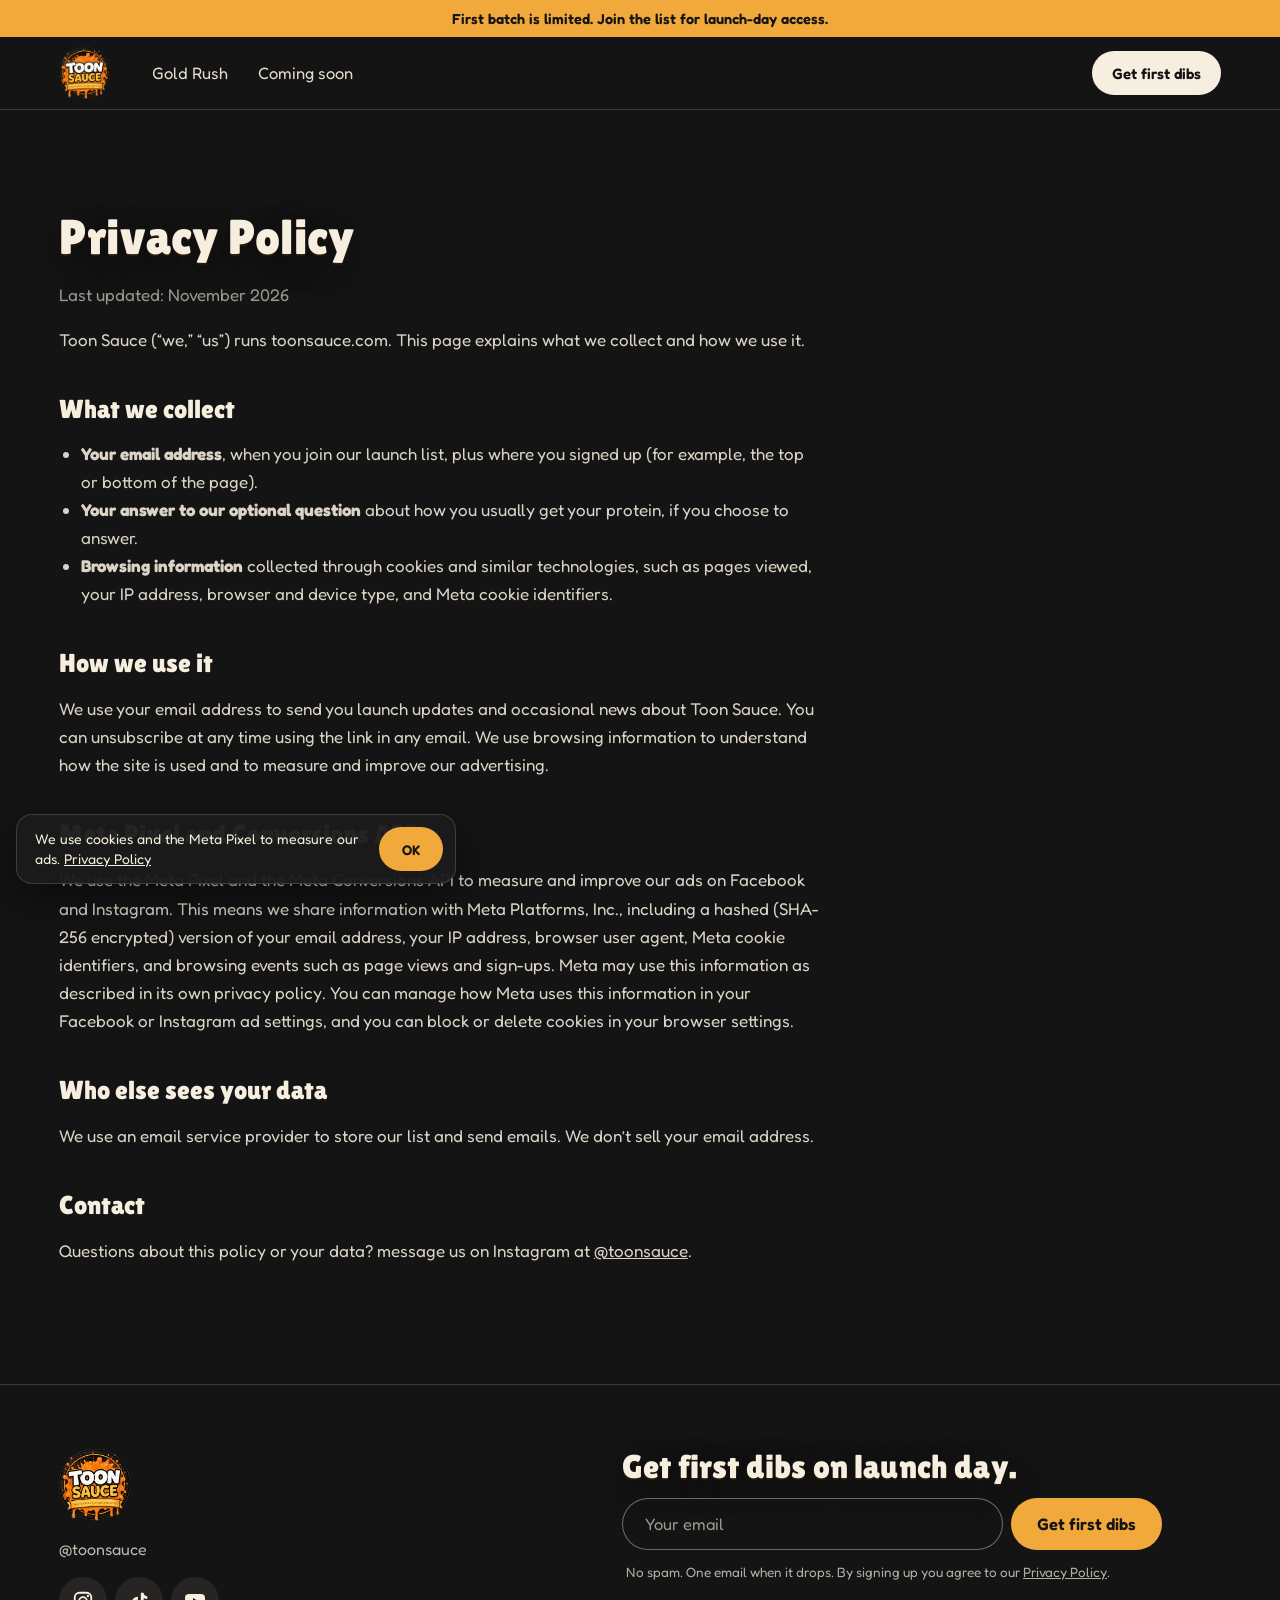
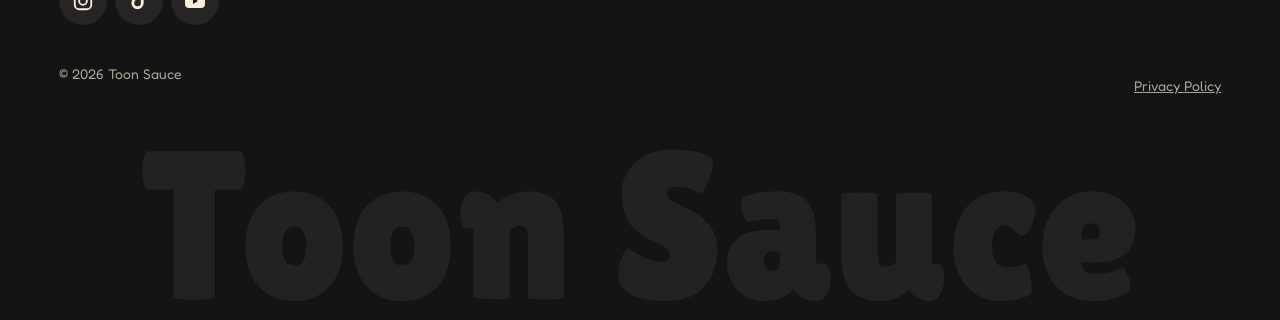
<file: privacy.html>
<!doctype html>
<html lang="en">
<head>
<meta charset="utf-8">
<meta name="viewport" content="width=device-width, initial-scale=1">
<meta name="facebook-domain-verification" content="r4as0ai3v45suzltbwqpyd1kb8acv7" />
<script async src="https://www.googletagmanager.com/gtag/js?id=G-BTGXZ5LCFG"></script>
<script>window.dataLayer=window.dataLayer||[];function gtag(){dataLayer.push(arguments);}gtag('js',new Date());gtag('config','G-BTGXZ5LCFG');</script>
<!-- Meta Pixel Code -->
<script>
!function(f,b,e,v,n,t,s)
{if(f.fbq)return;n=f.fbq=function(){n.callMethod?
n.callMethod.apply(n,arguments):n.queue.push(arguments)};
if(!f._fbq)f._fbq=n;n.push=n;n.loaded=!0;n.version='2.0';
n.queue=[];t=b.createElement(e);t.async=!0;
t.src=v;s=b.getElementsByTagName(e)[0];
s.parentNode.insertBefore(t,s)}(window, document,'script',
'https://connect.facebook.net/en_US/fbevents.js');
fbq('init', '1495416545782879');
fbq('track', 'PageView');
</script>
<noscript><img height="1" width="1" style="display:none"
src="https://www.facebook.com/tr?id=1495416545782879&ev=PageView&noscript=1"
/></noscript>
<!-- End Meta Pixel Code -->
<title>Privacy Policy | Toon Sauce</title>
<meta name="description" content="How Toon Sauce collects and uses your email address and browsing data, including the Meta Pixel and Conversions API.">
<meta property="og:title" content="Privacy Policy | Toon Sauce">
<meta property="og:description" content="How Toon Sauce collects and uses your email address and browsing data, including the Meta Pixel and Conversions API.">
<meta property="og:image" content="https://toonsauce.com/assets/hero-pour-cream-soft.jpg">
<meta name="theme-color" content="#141414">
<link rel="icon" href="/assets/favicon.png">
<link rel="preconnect" href="https://fonts.googleapis.com">
<link href="https://fonts.googleapis.com/css2?family=Lilita+One&amp;family=Fredoka:wght@400;500;600;700&amp;family=Shrikhand&amp;display=swap" rel="stylesheet">
<style>

:root{--bg:#141414;--bg2:#1c1c1c;--cream:#F6EEDF;--amber:#F2A93B;--ink:#141414;--line:rgba(246,238,223,.16)}
*{box-sizing:border-box}
body{margin:0;background:var(--bg)}
a{color:inherit}
img{max-width:100%}
.wrap{max-width:1440px;margin:0 auto;padding-left:clamp(20px,4.6vw,70px);padding-right:clamp(20px,4.6vw,70px)}
.d{font-family:'Lilita One',system-ui,sans-serif;font-weight:400;letter-spacing:.005em;line-height:1.06;margin:0}
.dk .d{color:var(--cream);text-shadow:0 2px 0 rgba(90,40,8,.35),0 10px 34px rgba(0,0,0,.45)}
.h2{font-size:clamp(34px,3.8vw,56px)}
.amb{color:var(--amber)}
.sr{position:absolute;width:1px;height:1px;overflow:hidden;clip:rect(0 0 0 0);white-space:nowrap}
:focus-visible{outline:3px solid var(--amber);outline-offset:3px}
.pill{display:inline-flex;align-items:center;justify-content:center;gap:10px;min-height:52px;padding:0 26px;border-radius:999px;background:var(--amber);color:var(--ink);text-decoration:none;font-family:'Fredoka',system-ui,sans-serif;font-weight:600;font-size:16.5px;border:0;cursor:pointer;white-space:nowrap;transition:transform .2s ease,background .2s ease}
.pill:hover{transform:translateY(-1px);background:#ffbb55}
.pill-cream{background:var(--cream)}.pill-cream:hover{background:#fff7ea}
.ann{background:var(--amber);color:var(--ink);text-align:center;padding:10px 16px;font-size:14.5px;font-weight:600}
.hdr{background:var(--bg);border-bottom:1px solid var(--line);position:sticky;top:0;z-index:20}
.hdr .in{display:flex;align-items:center;justify-content:space-between;gap:20px;height:72px}
.hdr nav{display:flex;gap:6px;font-size:16.5px}
.hdr nav a{text-decoration:none;color:var(--cream);opacity:.92;padding:12px 12px;border-radius:999px}
.hdr nav a:hover{opacity:1;background:rgba(246,238,223,.08)}
.hdr .pill{min-height:44px;padding:0 20px;font-size:15px}
@media (max-width:640px){.hdr nav{display:none}}
/* hero */
.hero{position:relative;background:var(--cream)}
.hero .bgw{position:absolute;inset:0;overflow:hidden}
.hero .bgimg{position:absolute;inset:0;width:100%;height:100%;object-fit:cover;object-position:62% 72%}
.hero .shade{position:absolute;inset:0}
@media (min-width:861px){.hero .bgimg{object-position:100% 50%}.hero .wrap.in{align-items:start;padding-top:clamp(36px,5.5vh,60px)}.hero .copy{gap:16px}.hero .stage{align-self:stretch}.hero .ef .pill{box-shadow:0 10px 24px rgba(60,32,8,.3)}.hero .ef input{box-shadow:0 10px 24px rgba(60,32,8,.14)}}
.hero .sub,.hero .spec{text-shadow:0 0 3px rgba(246,238,223,1),0 0 10px rgba(246,238,223,.95),0 0 22px rgba(246,238,223,.9)}
@media (min-width:861px){.hero .micro{display:inline-block;margin-top:12px;padding:6px 14px;border-radius:999px;background:rgba(246,238,223,.92);color:#2E2822}}
@media (max-width:860px){.hero .bgw{bottom:auto;height:440px}.hero .shade{display:none}.hero .bgimg{object-position:62% 50%}.hero .in{padding-top:20px!important;padding-bottom:48px!important;gap:28px!important}.hero .stage{order:-1;min-height:420px}}
.hero .in{position:relative;z-index:1;display:grid;grid-template-columns:minmax(0,1.3fr) minmax(0,.7fr);align-items:center;gap:24px;min-height:clamp(640px,86vh,820px);padding-top:56px;padding-bottom:56px}
.hero .copy{display:flex;flex-direction:column;align-items:flex-start;gap:20px}
.hero h1,.dk .hero h1{font-size:clamp(38px,4.1vw,64px);color:var(--ink);text-shadow:none}
.hero h1 .ln{white-space:nowrap}@media (max-width:860px){.hero h1 .ln{white-space:normal}}
.hero .sub{margin:0;font-size:19px;line-height:1.5;color:#2E2822;max-width:36ch}
.hero .spec{color:rgba(20,20,20,.72)}
.hero .ef input{background:rgba(255,251,243,.92);border-color:rgba(20,20,20,.22);color:var(--ink)}
.hero .ef input::placeholder{color:rgba(20,20,20,.5)}
.hero .err{color:#B3261E}
.hero .micro{color:#5B5348}
.hero .ok .okh,.hero .ok .q{color:var(--ink)}
.hero .qs button{background:rgba(255,251,243,.92);border-color:rgba(20,20,20,.2);color:var(--ink)}
.hero .qs button:hover{background:rgba(242,169,59,.2)}
.hero .ok .done{color:#8A5300}
.stage{position:relative;align-self:stretch;min-height:520px}
.bw{position:absolute;left:50%;bottom:0;height:min(94%,640px);transform:translateX(-50%)}
.bw .bottle{display:block;height:100%;width:auto;max-width:none;filter:drop-shadow(0 30px 36px rgba(60,32,8,.38)) drop-shadow(0 6px 10px rgba(20,20,20,.3))}
.stats{position:absolute;right:calc(100% - 70px);bottom:8%;display:flex;flex-direction:row-reverse;align-items:center;gap:10px;z-index:2}
.stk{--s:clamp(132px,11vw,160px);flex:0 0 auto;position:relative;width:var(--s);height:var(--s);border-radius:50%;background:radial-gradient(circle at 35% 30%,#2A2433 0%,#15121C 70%);border:calc(var(--s)*.035) solid #F7832B;box-shadow:0 0 0 calc(var(--s)*.025) #15121C,0 0 0 calc(var(--s)*.055) #FFC23D,0 20px 50px rgba(0,0,0,.55);display:flex;flex-direction:column;align-items:center;justify-content:center;text-align:center;line-height:1;transform:rotate(-10deg)}
.stk b{font-family:'Shrikhand',Georgia,serif;font-weight:400;font-size:calc(var(--s)*.34);color:#FFF8EE;text-shadow:calc(var(--s)*.018) calc(var(--s)*.018) 0 #D9401F}
.stk span{font-family:'Fredoka',system-ui,sans-serif;font-weight:700;font-size:calc(var(--s)*.078);letter-spacing:.1em;text-transform:uppercase;color:#FFC23D;margin-top:calc(var(--s)*.04);max-width:72%;line-height:1.15}
.stk i{font-style:normal;font-family:'Fredoka',system-ui,sans-serif;font-weight:500;font-size:calc(var(--s)*.075);color:#F6EEDF;margin-top:calc(var(--s)*.04)}
.spec{margin:-4px 0 4px;display:flex;flex-wrap:wrap;align-items:center;gap:6px 0;font-size:14.5px;font-weight:500;color:rgba(246,238,223,.82)}
.spec span+span:before{content:"";display:inline-block;width:5px;height:5px;border-radius:50%;background:var(--amber);margin:0 12px 2px;vertical-align:middle}
.cal{display:inline-flex;align-items:center;min-height:40px;padding:8px 16px;border-radius:999px;background:rgba(20,20,20,.88);border:1px solid rgba(242,169,59,.7);color:var(--cream);font-size:14.5px;font-weight:500;white-space:nowrap;box-shadow:0 10px 24px rgba(0,0,0,.4)}
/* form */
.signup{width:100%;max-width:540px}
.ef{display:flex;gap:8px;width:100%}
.ef input{flex:1;min-width:0;height:52px;border-radius:999px;border:1px solid rgba(246,238,223,.4);background:rgba(20,20,20,.6);color:var(--cream);padding:0 22px;font:inherit;font-size:16.5px;outline:none;transition:border-color .2s ease}
.ef input::placeholder{color:rgba(246,238,223,.6)}
.ef input:focus{border-color:var(--amber);box-shadow:0 0 0 3px rgba(242,169,59,.25)}
.ef input[aria-invalid=true]{border-color:#FF8A65}
.ef .pill{min-height:52px}
.ef button[disabled]{opacity:.7;cursor:progress}
.err{margin:10px 4px 0;color:#FFB08F;font-size:14.5px}
.micro{margin:12px 4px 0;font-size:13.5px;line-height:1.5;color:rgba(246,238,223,.7)}
.micro a{color:inherit}
.ok{display:flex;flex-direction:column;gap:14px}
.ok .okh{margin:0;font-family:'Lilita One',system-ui,sans-serif;font-size:clamp(22px,2vw,28px);line-height:1.2;color:var(--cream)}
.ok .q{margin:4px 0 0;font-size:17px;color:var(--cream)}
.qs{display:grid;grid-template-columns:1fr 1fr;gap:8px}
.qs button{min-height:48px;padding:10px 14px;border-radius:14px;border:1px solid rgba(246,238,223,.35);background:rgba(20,20,20,.6);color:var(--cream);font:inherit;font-size:15.5px;cursor:pointer;text-align:left;transition:background .15s ease,border-color .15s ease}
.qs button:hover{border-color:var(--amber);background:rgba(242,169,59,.12)}
.ok .done{margin:0;font-size:17px;color:var(--amber);font-weight:600}
@media (max-width:560px){.ef{flex-direction:column}.ef input{flex:0 0 auto;width:100%}.ef .pill{width:100%}.qs{grid-template-columns:1fr}}
/* strip */
.mq{overflow:hidden;background:var(--ink);color:var(--cream);white-space:nowrap;position:relative;z-index:2}
.mq .t{display:inline-flex;padding:13px 0;animation:mq 46s linear infinite;font-size:15px;font-weight:500}
.mq .t span{padding:0 18px}.mq .t span:before{content:"\2022";margin-right:18px;color:var(--amber)}
@keyframes mq{from{transform:translateX(0)}to{transform:translateX(-50%)}}
@media (prefers-reduced-motion:reduce){.mq .t{animation:none}}
/* sections */
.sec{padding-top:clamp(72px,8vw,120px);padding-bottom:clamp(72px,8vw,120px)}
.cr{background:var(--cream);color:var(--ink)}
.cr .d,.dk .cr .d{color:var(--ink);text-shadow:none}
.mark{white-space:nowrap;background:linear-gradient(180deg,transparent 58%,rgba(242,169,59,.75) 58%,rgba(242,169,59,.75) 92%,transparent 92%);padding:0 .06em}
.cmp{display:grid;grid-template-columns:1fr 1fr;gap:clamp(14px,2vw,28px);max-width:1240px;margin:clamp(32px,4vw,52px) auto 0}
.cg{display:flex;align-items:center;gap:clamp(12px,1.6vw,22px)}
.cg .cc{flex:1;min-width:0}
.cb{flex:0 0 auto;height:clamp(170px,16vw,240px);width:auto;max-width:none}
.cb.ours{filter:drop-shadow(0 18px 22px rgba(60,32,8,.3))}
.cb.theirs{height:clamp(140px,13vw,196px);opacity:.9}
@media (max-width:760px){.cmp{grid-template-columns:1fr}.cb{height:130px}.cb.theirs{height:100px}.cmp .cc .big{font-size:38px;white-space:nowrap}}
.cc{border-radius:20px;padding:clamp(26px,3vw,40px);display:flex;flex-direction:column;gap:12px;min-height:clamp(0px,18vw,250px)}
.cc .lb{font-size:16px;font-weight:600;letter-spacing:.02em}
.cc .big{font-family:'Lilita One',system-ui,sans-serif;font-size:clamp(52px,6vw,84px);line-height:1}
.cc p{margin:0;font-size:18px;line-height:1.45}
.cc.muted{background:#E3DACA;color:#6E665B}
.cc.muted .big{color:#8E8679}
.cc.hero2{background:var(--ink);color:var(--cream);box-shadow:inset 0 0 0 2px var(--amber),0 24px 50px rgba(20,20,20,.25)}
.cc.hero2 .lb{color:var(--amber)}
.cc.hero2 .big{color:var(--amber)}
.note{text-align:center;margin:18px 0 0;font-size:14.5px;color:#6E665B}
/* blandville */
.bvh{max-width:760px;margin:0 auto;text-align:center;display:flex;flex-direction:column;align-items:center;gap:18px}
.bvh p{margin:0;font-size:19px;line-height:1.55;color:#3D362E;max-width:52ch}
.vid{position:relative;max-width:1040px;margin:clamp(32px,4vw,52px) auto 0;aspect-ratio:16/9;border-radius:20px;overflow:hidden;background:var(--ink);box-shadow:0 0 0 2px var(--ink),0 28px 60px rgba(20,20,20,.25)}
.vid img{display:block;width:100%;height:100%;object-fit:cover}
.vtag{position:absolute;left:16px;bottom:16px;padding:9px 16px;border-radius:999px;background:rgba(20,20,20,.88);color:var(--cream);font-size:14.5px;font-weight:600}
.gary{position:relative;overflow:hidden;background:var(--bg)}
.gary .in{display:grid;grid-template-columns:minmax(0,1fr) minmax(0,1fr);align-items:center;gap:24px;min-height:clamp(320px,30vw,420px)}
.gary .tx{display:flex;flex-direction:column;align-items:flex-start;gap:20px;position:relative;z-index:1}
.gary .tx p{margin:0;font-size:19px;line-height:1.55;color:var(--cream);max-width:36ch}
.gary .wing{position:absolute;right:-2%;top:50%;transform:translateY(-50%) rotate(-6deg);width:min(58vw,820px);filter:drop-shadow(0 0 1.5px rgba(242,169,59,.7)) drop-shadow(0 24px 40px rgba(0,0,0,.6))}
@media (max-width:860px){.gary .in{grid-template-columns:1fr;padding-bottom:260px}.gary .wing{top:auto;bottom:24px;transform:rotate(-6deg);width:118vw;right:-30vw}}
.faqg{display:grid;grid-template-columns:1fr 1.4fr;gap:clamp(28px,5vw,80px);align-items:start}
@media (max-width:860px){.faqg{grid-template-columns:1fr}}
.faq details{border-bottom:1px solid rgba(20,20,20,.16)}
.faq details:first-child{border-top:1px solid rgba(20,20,20,.16)}
.faq summary{list-style:none;cursor:pointer;display:flex;justify-content:space-between;align-items:center;gap:20px;min-height:64px;padding:16px 0;font-size:19.5px;font-weight:600;color:var(--ink)}
.faq summary::-webkit-details-marker{display:none}
.faq summary:after{content:"+";font-size:26px;font-weight:500;color:#b8740f;transition:transform .2s ease}
.faq details[open] summary:after{transform:rotate(45deg)}
.faq p{margin:0 0 22px;font-size:17px;line-height:1.6;color:#3D362E;max-width:60ch}
/* gold rush product */
.prod{background:var(--bg)}
.pdp{display:grid;grid-template-columns:minmax(0,1.15fr) minmax(0,1fr);gap:clamp(28px,4vw,64px);align-items:start}
@media (max-width:900px){.pdp{grid-template-columns:1fr}}
.gal{display:flex;flex-direction:column;gap:10px}
.gal .main{position:relative;border-radius:8px;overflow:hidden;aspect-ratio:1/1;background:radial-gradient(70% 70% at 50% 58%,#a85a17 0%,#4a230a 45%,#120803 100%)}
.gal .sl{position:absolute;inset:0;opacity:0;visibility:hidden;transition:opacity .55s ease,visibility 0s linear .55s}
.gal .sl>img{display:block;width:100%;height:100%;object-fit:cover;transform:scale(1.045);transition:transform 1.1s cubic-bezier(.2,.7,.2,1)}
.gal .sl.s0>img{object-fit:contain;padding:6% 0 3%;transform:rotate(7deg) scale(1.045);filter:drop-shadow(0 30px 40px rgba(0,0,0,.6))}
.arw{position:absolute;top:50%;z-index:3;width:48px;height:48px;margin-top:-24px;border-radius:50%;display:grid;place-items:center;cursor:pointer;color:var(--cream);background:rgba(20,20,20,.55);-webkit-backdrop-filter:blur(6px);backdrop-filter:blur(6px);box-shadow:0 6px 18px rgba(0,0,0,.35);transition:background .2s ease,color .2s ease,transform .2s ease}
.arw:hover{background:var(--amber);color:var(--ink);transform:scale(1.06)}
.arw.prev{left:14px}.arw.next{right:14px}
@media (prefers-reduced-motion:reduce){.gal .sl,.gal .sl>img{transition:none}}
.gal .cap{position:absolute;left:0;right:0;bottom:0;padding:70px 26px 22px;background:linear-gradient(180deg,rgba(0,0,0,0) 0%,rgba(0,0,0,.72) 100%);font-family:'Lilita One',system-ui,sans-serif;font-size:clamp(28px,3vw,42px);color:var(--cream);text-shadow:0 2px 0 rgba(90,40,8,.5)}
.thumbs{display:grid;grid-template-columns:repeat(6,minmax(0,1fr));gap:8px}
.thumbs label{cursor:pointer;aspect-ratio:1;border-radius:6px;overflow:hidden;background:#1c1c1c;display:block;line-height:0;min-height:44px}
.thumbs label{transition:outline-color .25s ease}
.thumbs label img{width:100%;height:100%;object-fit:cover;opacity:.55;transition:opacity .3s ease}
.thumbs label:hover img{opacity:1}
@media (max-width:560px){.thumbs{grid-template-columns:repeat(3,minmax(0,1fr))}}
#g0:checked~.main .s0{opacity:1;visibility:visible;transition-delay:0s}#g0:checked~.main .s0>img{transform:rotate(7deg) scale(1)}#g0:checked~.thumbs label[for=g0]{outline:2px solid var(--amber);outline-offset:2px}#g0:checked~.thumbs label[for=g0] img{opacity:1}#g0:focus-visible~.thumbs label[for=g0]{outline:3px solid var(--amber);outline-offset:3px}#g1:checked~.main .s1{opacity:1;visibility:visible;transition-delay:0s}#g1:checked~.main .s1>img{transform:scale(1)}#g1:checked~.thumbs label[for=g1]{outline:2px solid var(--amber);outline-offset:2px}#g1:checked~.thumbs label[for=g1] img{opacity:1}#g1:focus-visible~.thumbs label[for=g1]{outline:3px solid var(--amber);outline-offset:3px}#g2:checked~.main .s2{opacity:1;visibility:visible;transition-delay:0s}#g2:checked~.main .s2>img{transform:scale(1)}#g2:checked~.thumbs label[for=g2]{outline:2px solid var(--amber);outline-offset:2px}#g2:checked~.thumbs label[for=g2] img{opacity:1}#g2:focus-visible~.thumbs label[for=g2]{outline:3px solid var(--amber);outline-offset:3px}#g3:checked~.main .s3{opacity:1;visibility:visible;transition-delay:0s}#g3:checked~.main .s3>img{transform:scale(1)}#g3:checked~.thumbs label[for=g3]{outline:2px solid var(--amber);outline-offset:2px}#g3:checked~.thumbs label[for=g3] img{opacity:1}#g3:focus-visible~.thumbs label[for=g3]{outline:3px solid var(--amber);outline-offset:3px}#g4:checked~.main .s4{opacity:1;visibility:visible;transition-delay:0s}#g4:checked~.main .s4>img{transform:scale(1)}#g4:checked~.thumbs label[for=g4]{outline:2px solid var(--amber);outline-offset:2px}#g4:checked~.thumbs label[for=g4] img{opacity:1}#g4:focus-visible~.thumbs label[for=g4]{outline:3px solid var(--amber);outline-offset:3px}#g5:checked~.main .s5{opacity:1;visibility:visible;transition-delay:0s}#g5:checked~.main .s5>img{transform:scale(1)}#g5:checked~.thumbs label[for=g5]{outline:2px solid var(--amber);outline-offset:2px}#g5:checked~.thumbs label[for=g5] img{opacity:1}#g5:focus-visible~.thumbs label[for=g5]{outline:3px solid var(--amber);outline-offset:3px}
.info{display:flex;flex-direction:column;gap:18px;align-items:flex-start;position:sticky;top:96px}
@media (max-width:900px){.info{position:static}}
.info .eb{font-size:15px;font-weight:600;color:var(--amber)}
.info p.ds{margin:0;font-size:18px;line-height:1.55;color:rgba(246,238,223,.88);max-width:44ch}
.specs{width:100%;display:grid;grid-template-columns:repeat(3,1fr);border-top:1px solid var(--line);border-bottom:1px solid var(--line)}
.specs div{padding:16px 6px;text-align:center;border-left:1px solid var(--line)}.specs div:first-child{border-left:0}
.specs b{display:block;font-family:'Lilita One',system-ui,sans-serif;font-weight:400;font-size:30px;line-height:1;color:var(--cream)}
.specs span{font-size:13.5px;color:rgba(246,238,223,.65)}
.drop{width:100%;background:#1c1c1c;border-radius:10px;padding:22px;display:flex;flex-wrap:wrap;align-items:center;justify-content:space-between;gap:14px}
.drop p{margin:0;font-size:17px;color:var(--cream)}
/* cool ranch teaser */
.cs{position:relative;overflow:hidden;min-height:clamp(560px,52vw,720px);background:#000}
.cs .shot{position:absolute;left:calc(50% - 160px);top:0;height:100%;width:auto;max-width:none;filter:brightness(.5) contrast(1.15);-webkit-mask-image:linear-gradient(90deg,transparent 0%,#000 55%),linear-gradient(0deg,transparent 0%,#000 18%);-webkit-mask-composite:source-in;mask-image:linear-gradient(90deg,transparent 0%,#000 55%),linear-gradient(0deg,transparent 0%,#000 18%);mask-composite:intersect}
.cs:after{content:"";position:absolute;inset:0;background:linear-gradient(90deg,#000 0%,rgba(0,0,0,.4) 40%,rgba(0,0,0,0) 60%);pointer-events:none}
.cs .tx{position:relative;z-index:2;min-height:inherit;display:flex;flex-direction:column;justify-content:center;align-items:flex-start;gap:20px}
.cs .tx .k{font-size:15px;font-weight:600;color:#5FD3D1}
.cs .tx p{margin:0;font-size:18px;line-height:1.55;color:#bdbdbd;max-width:36ch}
.cs .flg{width:min(80%,340px);filter:brightness(.55) saturate(.8) drop-shadow(0 0 18px rgba(95,211,209,.25))}
.pill-ghost{background:transparent;color:var(--cream);box-shadow:inset 0 0 0 1px rgba(246,238,223,.55)}.pill-ghost:hover{background:rgba(246,238,223,.08)}
@media (max-width:860px){.cs{min-height:900px}.cs .tx{justify-content:flex-start;padding-top:56px;min-height:0}.cs .shot{left:auto;top:auto;bottom:0;height:62%;right:-8%;-webkit-mask-image:linear-gradient(180deg,transparent 0%,#000 30%);mask-image:linear-gradient(180deg,transparent 0%,#000 30%)}.cs:after{background:linear-gradient(180deg,#000 0%,#000 42%,rgba(0,0,0,0) 62%)}}
/* new flavors signup */
.nf{padding-top:clamp(56px,6vw,96px);padding-bottom:clamp(56px,6vw,96px);background:var(--bg)}
.join{border-radius:12px;background:var(--cream);color:var(--ink);display:grid;grid-template-columns:1.2fr 1fr;align-items:center;overflow:hidden}
@media (max-width:860px){.join{grid-template-columns:1fr}}
.join .tx{padding:clamp(32px,5vw,72px);display:flex;flex-direction:column;gap:18px;align-items:flex-start}
.join .d{color:var(--ink);text-shadow:none}
.join .tx>p{margin:0;font-size:18px;line-height:1.5;color:#3D362E;max-width:40ch}
.join .vs{align-self:stretch;display:flex;align-items:flex-end;justify-content:center;min-height:300px}
.join .vs img{width:min(52%,280px);margin-bottom:-2px}
@media (max-width:860px){.join .vs{min-height:0;height:280px;overflow:hidden}.join .vs img{width:150px}}
.join .ef input{background:#fff9ef;color:var(--ink);border-color:rgba(20,20,20,.25)}
.join .ef input::placeholder{color:rgba(20,20,20,.5)}
.join .micro,.join .err{color:#5b5248}
.join .ok .okh,.join .ok .q{color:var(--ink)}
.join .qs button{background:#fff9ef;color:var(--ink);border-color:rgba(20,20,20,.2)}
.join .ok .done{color:#a8650c}
/* footer */
.ft{background:var(--bg);border-top:1px solid var(--line);color:var(--cream)}
.ft .cols{display:grid;grid-template-columns:1fr 1.2fr;gap:clamp(32px,5vw,80px);align-items:start;padding-top:64px;padding-bottom:40px}
@media (max-width:860px){.ft .cols{grid-template-columns:1fr}}
.soc{display:flex;gap:8px}
.soc a{width:48px;height:48px;border-radius:50%;display:grid;place-items:center;background:rgba(246,238,223,.08);color:var(--cream);transition:background .2s ease}
.soc a:hover{background:rgba(242,169,59,.25)}
.ft .legal{display:flex;flex-wrap:wrap;justify-content:space-between;gap:12px;font-size:14px;color:rgba(246,238,223,.65);padding-bottom:24px}
.ft .legal a{color:inherit;display:inline-block;padding:12px 0}
.wm{font-family:'Lilita One',system-ui,sans-serif;color:#222;font-size:clamp(64px,16.5vw,260px);line-height:.9;white-space:nowrap;text-align:center;overflow:hidden}
/* privacy */
.legaldoc{max-width:760px}
.legaldoc h2{font-family:'Lilita One',system-ui,sans-serif;font-weight:400;font-size:26px;margin:40px 0 10px;color:var(--cream)}
.legaldoc p,.legaldoc li{font-size:17px;line-height:1.65;color:rgba(246,238,223,.88)}
.legaldoc ul{padding-left:22px}
@media (max-width:860px){
 .hero .in{grid-template-columns:1fr;align-items:start;min-height:0;padding-top:32px;padding-bottom:0;gap:8px}
 .hero .shade{background:linear-gradient(180deg,rgba(246,238,223,.96) 0%,rgba(246,238,223,.9) 52%,rgba(246,238,223,.3) 78%,rgba(246,238,223,0) 100%)}
 .stage{min-height:420px}
 .bw{left:60%;height:400px}
 .stats{right:calc(100% - 56px);bottom:6%;flex-direction:column;align-items:flex-end}
 .stk{--s:124px}
}
@media (max-width:560px){.hero h1{font-size:38px}.hero .sub{font-size:17.5px}.hero .copy{gap:16px}}
</style>
</head>
<body>
<div class="dk" style="font-family: 'Fredoka', system-ui, sans-serif; color: #F6EEDF; background: #141414; overflow-x: clip">

  <div class="ann">First batch is limited. Join the list for launch-day access.</div>
  <header class="hdr"><div class="wrap in">
    <div style="display: flex; align-items: center; gap: clamp(14px, 3vw, 30px)">
      <a href="/" aria-label="Toon Sauce home" style="display: block; line-height: 0"><img src="/assets/logo.webp" alt="Toon Sauce" style="height: 52px; width: auto"></a>
      <nav aria-label="Main"><a href="/#gold-rush">Gold Rush</a><a href="/#coming-soon">Coming soon</a></nav>
    </div>
    <a href="/#signup" class="pill pill-cream js-dibs">Get first dibs</a>
  </div></header>
  <main class="wrap sec">
    <div class="legaldoc">
      <h1 class="d h2">Privacy Policy</h1>
      <p style="color: rgba(246,238,223,.6)">Last updated: November 2026</p>
      <p>Toon Sauce (&#8220;we,&#8221; &#8220;us&#8221;) runs toonsauce.com. This page explains what we collect and how we use it.</p>
      <h2>What we collect</h2>
      <ul>
        <li><strong>Your email address</strong>, when you join our launch list, plus where you signed up (for example, the top or bottom of the page).</li>
        <li><strong>Your answer to our optional question</strong> about how you usually get your protein, if you choose to answer.</li>
        <li><strong>Browsing information</strong> collected through cookies and similar technologies, such as pages viewed, your IP address, browser and device type, and Meta cookie identifiers.</li>
      </ul>
      <h2>How we use it</h2>
      <p>We use your email address to send you launch updates and occasional news about Toon Sauce. You can unsubscribe at any time using the link in any email. We use browsing information to understand how the site is used and to measure and improve our advertising.</p>
      <h2>Meta Pixel and Conversions API</h2>
      <p>We use the Meta Pixel and the Meta Conversions API to measure and improve our ads on Facebook and Instagram. This means we share information with Meta Platforms, Inc., including a hashed (SHA-256 encrypted) version of your email address, your IP address, browser user agent, Meta cookie identifiers, and browsing events such as page views and sign-ups. Meta may use this information as described in its own privacy policy. You can manage how Meta uses this information in your Facebook or Instagram ad settings, and you can block or delete cookies in your browser settings.</p>
      <h2>Who else sees your data</h2>
      <p>We use an email service provider to store our list and send emails. We don&#8217;t sell your email address.</p>
      <h2>Contact</h2>
      <p>Questions about this policy or your data? message us on Instagram at <a href="https://www.instagram.com/toonsauce">@toonsauce</a>.</p>
    </div>
  </main>

  <footer class="ft">
    <div class="wrap cols">
      <div style="display: flex; flex-direction: column; gap: 18px; align-items: flex-start">
        <a href="/" aria-label="Toon Sauce home" style="line-height: 0"><img src="/assets/logo.webp" alt="Toon Sauce" style="height: 72px; width: auto"></a>
        <p style="margin: 0; font-size: 16px; color: rgba(246,238,223,.75)">@toonsauce</p>
        <div class="soc">
          <a href="https://www.instagram.com/toonsauce" aria-label="Toon Sauce on Instagram (@toonsauce)" target="_blank" rel="noopener"><svg width="22" height="22" viewBox="0 0 24 24" aria-hidden="true"><rect x="3" y="3" width="18" height="18" rx="5" fill="none" stroke="currentColor" stroke-width="2"/><circle cx="12" cy="12" r="4.2" fill="none" stroke="currentColor" stroke-width="2"/><circle cx="17.4" cy="6.6" r="1.3" fill="currentColor"/></svg></a>
          <a href="https://www.tiktok.com/@toonsauce" aria-label="Toon Sauce on TikTok (@toonsauce)" target="_blank" rel="noopener"><svg width="22" height="22" viewBox="0 0 24 24" aria-hidden="true"><path d="M14 3v11.2a3.6 3.6 0 1 1-3.1-3.6V7.5A6.7 6.7 0 1 0 17.1 14V8.6a7.4 7.4 0 0 0 3.9 1.2V6.7A4.2 4.2 0 0 1 17 3z" fill="currentColor"/></svg></a>
          <a href="https://www.youtube.com/@toonsauce" aria-label="Toon Sauce on YouTube (@toonsauce)" target="_blank" rel="noopener"><svg width="24" height="24" viewBox="0 0 24 24" aria-hidden="true"><rect x="2" y="5" width="20" height="14" rx="4" fill="currentColor"/><path d="M10 9l5 3-5 3z" fill="#141414"/></svg></a>
        </div>
      </div>
      <div style="display: flex; flex-direction: column; gap: 14px">
        <p class="d" style="font-size: clamp(26px, 2.6vw, 36px); color: #F6EEDF">Get first dibs on launch day.</p>
        <div class="signup" data-source="footer">
          <form class="ef" novalidate><label class="sr" for="em-footer">Email address</label><input id="em-footer" type="email" name="email" required placeholder="Your email" autocomplete="email" inputmode="email" aria-describedby="em-footer-err"><button type="submit" class="pill">Get first dibs</button></form>
          <p class="err" id="em-footer-err" role="alert" hidden></p>
          <p class="micro">No spam. One email when it drops. By signing up you agree to our <a href="/privacy">Privacy Policy</a>.</p>
        </div>
      </div>
    </div>
    <div class="wrap legal"><span>&#169; 2026 Toon Sauce</span><a href="/privacy">Privacy Policy</a></div>
    <div class="wm" aria-hidden="true">Toon Sauce</div>
  </footer>
</div>
<div id="cookie-note" hidden role="region" aria-label="Cookie notice" style="position:fixed;left:16px;right:16px;bottom:16px;z-index:50;max-width:440px;display:flex;align-items:center;gap:14px;padding:12px 12px 12px 18px;border-radius:16px;background:rgba(28,28,28,.96);border:1px solid rgba(246,238,223,.16);color:#F6EEDF;font-family:Fredoka,system-ui,sans-serif;font-size:14px;line-height:1.45;box-shadow:0 16px 40px rgba(0,0,0,.45)"><span>We use cookies and the Meta Pixel to measure our ads. <a href="/privacy" style="color:inherit">Privacy Policy</a></span><button type="button" style="flex:0 0 auto;min-width:64px;min-height:44px;border-radius:999px;border:0;background:#F2A93B;color:#141414;font:600 14px Fredoka,system-ui,sans-serif;cursor:pointer">OK</button></div>
<script>
(function(){
  var RE=/^[^\s@]+@[^\s@]+\.[^\s@]{2,}$/;
  var ANSWERS=['Protein shakes','Meat & eggs','Protein snacks',"I don't really track it"];
  function ck(n){var m=document.cookie.match('(?:^|; )'+n+'=([^;]*)');return m?decodeURIComponent(m[1]):'';}
  function fbc(){var c=ck('_fbc');if(c)return c;var id=new URLSearchParams(location.search).get('fbclid');return id?'fb.1.'+Date.now()+'.'+id:'';}
  function eid(){return (window.crypto&&crypto.randomUUID)?crypto.randomUUID():Date.now().toString(36)+'-'+Math.random().toString(36).slice(2);}
  function post(p){p.fbp=ck('_fbp');p.fbc=fbc();p.url=location.href;
    return fetch('/api/lead',{method:'POST',headers:{'Content-Type':'application/json'},body:JSON.stringify(p),keepalive:true});}
  function esc(s){return s.replace(/&/g,'&amp;').replace(/</g,'&lt;').replace(/"/g,'&quot;');}
  function fail(box,input,btn,msg){var e=box.querySelector('.err');e.textContent=msg;e.hidden=false;input.setAttribute('aria-invalid','true');if(btn){btn.disabled=false;btn.textContent='Get first dibs';}input.focus();}

  document.addEventListener('submit',function(ev){
    var form=ev.target; if(!form.classList||!form.classList.contains('ef'))return;
    ev.preventDefault();
    var box=form.closest('.signup'),input=form.querySelector('input[type=email]'),btn=form.querySelector('button');
    var email=(input.value||'').trim().toLowerCase();
    if(!RE.test(email)){fail(box,input,null,'Please enter a valid email address.');return;}
    box.querySelector('.err').hidden=true;input.removeAttribute('aria-invalid');
    btn.disabled=true;btn.textContent='Saving…';
    var id=eid(),source=box.getAttribute('data-source')||'hero';
    post({event_name:'Lead',event_id:id,email:email,source:source})
      .then(function(r){if(!r.ok)throw r;return r.json();})
      .then(function(){
        if(typeof fbq==='function')fbq('track','Lead',{content_name:'launch_list',signup_source:source},{eventID:id});
        success(box,email,source);
      })
      .catch(function(){fail(box,input,btn,'Something went wrong. Please try again.');});
  });

  function success(box,email,source){
    box.innerHTML='<div class="ok" role="status" tabindex="-1"><p class="okh">You’re on the list. Gary says thanks. He’s not great at saying no.</p>'+
      '<p class="q">How do you usually get your protein?</p><div class="qs">'+
      ANSWERS.map(function(a){return '<button type="button" data-a="'+esc(a)+'">'+esc(a)+'</button>';}).join('')+'</div></div>';
    var ok=box.querySelector('.ok');ok.focus({preventScroll:true});
    box.querySelectorAll('.qs button').forEach(function(b){b.addEventListener('click',function(){
      var a=b.getAttribute('data-a'),id=eid();
      if(typeof fbq==='function')fbq('trackCustom','QualifiedLead',{protein_source:a},{eventID:id});
      post({event_name:'QualifiedLead',event_id:id,email:email,source:source,protein_source:a}).catch(function(){});
      ok.innerHTML='<p class="okh">You’re on the list. Gary says thanks. He’s not great at saying no.</p><p class="done">Got it. See you on launch day.</p>';
    });});
  }

  function dibs(){var s=document.getElementById('signup');if(!s)return false;
    s.scrollIntoView({behavior:'smooth',block:'center'});var i=s.querySelector('input[type=email]');
    if(i)setTimeout(function(){i.focus({preventScroll:true});},400);return true;}
  document.addEventListener('click',function(ev){var a=ev.target.closest&&ev.target.closest('a.js-dibs');
    if(a&&document.getElementById('signup')){ev.preventDefault();dibs();}});
  if(location.hash==='#signup')window.addEventListener('load',dibs);

  var cn=document.getElementById('cookie-note');
  try{if(cn&&!localStorage.getItem('ts_cookie_ok'))cn.hidden=false;}catch(e){if(cn)cn.hidden=false;}
  if(cn)cn.querySelector('button').addEventListener('click',function(){cn.hidden=true;try{localStorage.setItem('ts_cookie_ok','1');}catch(e){}});
})();
</script>
</body>
</html>
</file>
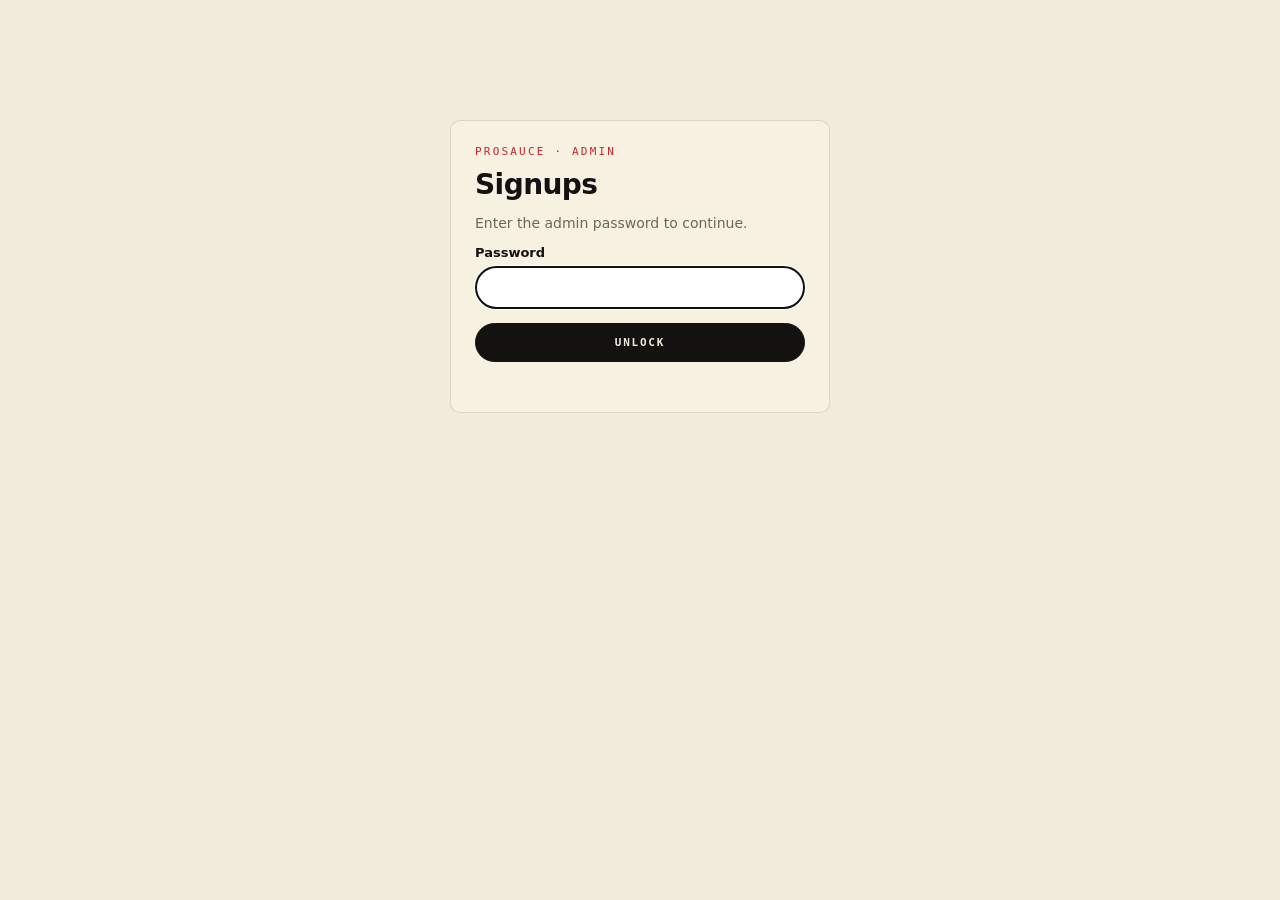
<file: admin/signups.html>
<!doctype html>
<html lang="en">
<head>
<meta charset="utf-8" />
<meta name="viewport" content="width=device-width,initial-scale=1" />
<meta name="robots" content="noindex, nofollow" />
<title>ProSauce Signups</title>
<style>
:root {
  --cream: #F2EBDB; --paper: #F7F1E2; --ink: #131210; --ink-2: #2A2823;
  --muted: #6B675D; --red: #C8252C; --red-deep: #9C1B22; --green: #2F4A2A;
  --mono: "JetBrains Mono", ui-monospace, SFMono-Regular, Menlo, monospace;
  --body: system-ui, -apple-system, "Segoe UI", Roboto, sans-serif;
}
* { box-sizing: border-box; }
body { margin: 0; background: var(--cream); color: var(--ink); font-family: var(--body); }
main { max-width: 1100px; margin: 0 auto; padding: 40px 16px 80px; }
h1 { font-size: 28px; margin: 0 0 4px; letter-spacing: -0.02em; }
.kicker { font-family: var(--mono); font-size: 11px; letter-spacing: 0.2em; text-transform: uppercase; color: var(--red); margin-bottom: 10px; }
.muted { color: var(--muted); font-size: 14px; }
.card { background: var(--paper); border: 1px solid rgba(19,18,16,0.12); border-radius: 10px; padding: 24px; }
.login { max-width: 380px; margin: 80px auto 0; }
label { display: block; font-size: 13px; font-weight: 600; margin-bottom: 6px; }
input[type=password] { width: 100%; padding: 12px 16px; border-radius: 999px; border: 1px solid var(--ink); background: #fff; font-size: 15px; }
button { font-family: var(--mono); font-size: 11px; font-weight: 700; letter-spacing: 0.16em; text-transform: uppercase; padding: 12px 18px; border-radius: 999px; border: 1px solid var(--ink); background: var(--ink); color: var(--cream); cursor: pointer; }
button:hover { background: var(--red); border-color: var(--red); }
button.ghost { background: transparent; color: var(--ink); }
button.ghost:hover { background: var(--ink); color: var(--cream); }
.login button { width: 100%; margin-top: 14px; }
.error { color: var(--red-deep); font-size: 14px; margin-top: 12px; min-height: 1em; }
.toolbar { display: flex; flex-wrap: wrap; align-items: center; justify-content: space-between; gap: 12px; margin: 24px 0 16px; }
.toolbar .actions { display: flex; gap: 8px; }
.stats { display: flex; gap: 24px; flex-wrap: wrap; font-family: var(--mono); font-size: 12px; letter-spacing: 0.08em; }
.stats b { font-size: 18px; display: block; letter-spacing: 0; }
.table-wrap { overflow-x: auto; background: var(--paper); border: 1px solid rgba(19,18,16,0.12); border-radius: 10px; }
table { width: 100%; border-collapse: collapse; font-size: 14px; }
th, td { text-align: left; padding: 10px 14px; border-bottom: 1px solid rgba(19,18,16,0.08); white-space: nowrap; }
th { font-family: var(--mono); font-size: 10px; letter-spacing: 0.16em; text-transform: uppercase; color: var(--muted); background: var(--cream); position: sticky; top: 0; }
tr:last-child td { border-bottom: 0; }
.tag { font-family: var(--mono); font-size: 11px; padding: 2px 8px; border-radius: 4px; background: rgba(19,18,16,0.07); }
.empty { padding: 40px; text-align: center; color: var(--muted); }
[hidden] { display: none !important; }
</style>
</head>
<body>
<main>
  <section id="login" class="card login">
    <div class="kicker">ProSauce · Admin</div>
    <h1>Signups</h1>
    <p class="muted">Enter the admin password to continue.</p>
    <form id="login-form">
      <label for="pw">Password</label>
      <input id="pw" type="password" autocomplete="current-password" required />
      <button type="submit">Unlock</button>
      <div id="login-error" class="error" role="alert"></div>
    </form>
  </section>

  <section id="app" hidden>
    <div class="kicker">ProSauce · Admin</div>
    <h1>Next drop signups</h1>
    <div class="toolbar">
      <div class="stats" id="stats"></div>
      <div class="actions">
        <button type="button" id="refresh" class="ghost">Refresh</button>
        <button type="button" id="csv">Export CSV</button>
        <button type="button" id="logout" class="ghost">Log out</button>
      </div>
    </div>
    <div id="app-error" class="error" role="alert"></div>
    <div class="table-wrap">
      <table>
        <thead>
          <tr><th>Name</th><th>Contact</th><th>Date / time</th><th>Source</th><th>SMS consent</th></tr>
        </thead>
        <tbody id="rows"></tbody>
      </table>
    </div>
  </section>
</main>

<script>
(function () {
  var KEY = "prosauce-admin-pw";
  var password = "";
  try { password = sessionStorage.getItem(KEY) || ""; } catch (e) {}

  var $ = function (id) { return document.getElementById(id); };

  function authHeaders() { return { Authorization: "Bearer " + password }; }

  function setPassword(pw) {
    password = pw;
    try { pw ? sessionStorage.setItem(KEY, pw) : sessionStorage.removeItem(KEY); } catch (e) {}
  }

  function showLogin(msg) {
    $("app").hidden = true;
    $("login").hidden = false;
    $("login-error").textContent = msg || "";
    $("pw").focus();
  }

  function cell(text) {
    var td = document.createElement("td");
    td.textContent = text;
    return td;
  }

  function render(rows) {
    var body = $("rows");
    body.textContent = "";
    if (!rows.length) {
      var tr = document.createElement("tr");
      var td = cell("No signups yet.");
      td.colSpan = 5;
      td.className = "empty";
      tr.appendChild(td);
      body.appendChild(tr);
    }
    rows.forEach(function (r) {
      var tr = document.createElement("tr");
      tr.appendChild(cell(r.name));
      tr.appendChild(cell(r.contact));
      tr.appendChild(cell(new Date(r.created_at).toLocaleString()));
      var src = cell("");
      var tag = document.createElement("span");
      tag.className = "tag";
      tag.textContent = r.source;
      src.appendChild(tag);
      tr.appendChild(src);
      tr.appendChild(cell(r.contact_type === "phone" ? (r.sms_consent ? "Yes" : "No") : "—"));
      body.appendChild(tr);
    });

    var emails = rows.filter(function (r) { return r.contact_type === "email"; }).length;
    var stats = [["Total", rows.length], ["Emails", emails], ["Phones", rows.length - emails]];
    $("stats").innerHTML = "";
    stats.forEach(function (s) {
      var d = document.createElement("div");
      var b = document.createElement("b");
      b.textContent = s[1];
      d.appendChild(b);
      d.appendChild(document.createTextNode(s[0].toUpperCase()));
      $("stats").appendChild(d);
    });
  }

  function load() {
    $("app-error").textContent = "";
    return fetch("/api/admin/signups", { headers: authHeaders(), cache: "no-store" })
      .then(function (res) {
        return res.json().catch(function () { return {}; }).then(function (body) {
          if (res.status === 401) { setPassword(""); showLogin("Wrong password."); return; }
          if (!res.ok) throw new Error(body.error || "Request failed (" + res.status + ")");
          $("login").hidden = true;
          $("app").hidden = false;
          render(body.signups || []);
        });
      })
      .catch(function (err) {
        if ($("app").hidden) showLogin(err.message); else $("app-error").textContent = err.message;
      });
  }

  $("login-form").addEventListener("submit", function (e) {
    e.preventDefault();
    setPassword($("pw").value);
    $("pw").value = "";
    load();
  });

  $("refresh").addEventListener("click", load);

  $("logout").addEventListener("click", function () {
    setPassword("");
    $("rows").textContent = "";
    showLogin("");
  });

  $("csv").addEventListener("click", function () {
    $("app-error").textContent = "";
    fetch("/api/admin/signups?format=csv", { headers: authHeaders(), cache: "no-store" })
      .then(function (res) {
        if (res.status === 401) { setPassword(""); showLogin("Wrong password."); return; }
        if (!res.ok) throw new Error("Export failed (" + res.status + ")");
        var name = "prosauce-signups.csv";
        var m = /filename="([^"]+)"/.exec(res.headers.get("Content-Disposition") || "");
        if (m) name = m[1];
        return res.blob().then(function (blob) {
          var url = URL.createObjectURL(blob);
          var a = document.createElement("a");
          a.href = url;
          a.download = name;
          document.body.appendChild(a);
          a.click();
          a.remove();
          setTimeout(function () { URL.revokeObjectURL(url); }, 1000);
        });
      })
      .catch(function (err) { $("app-error").textContent = err.message; });
  });

  if (password) load(); else showLogin("");
})();
</script>
</body>
</html>
</file>
